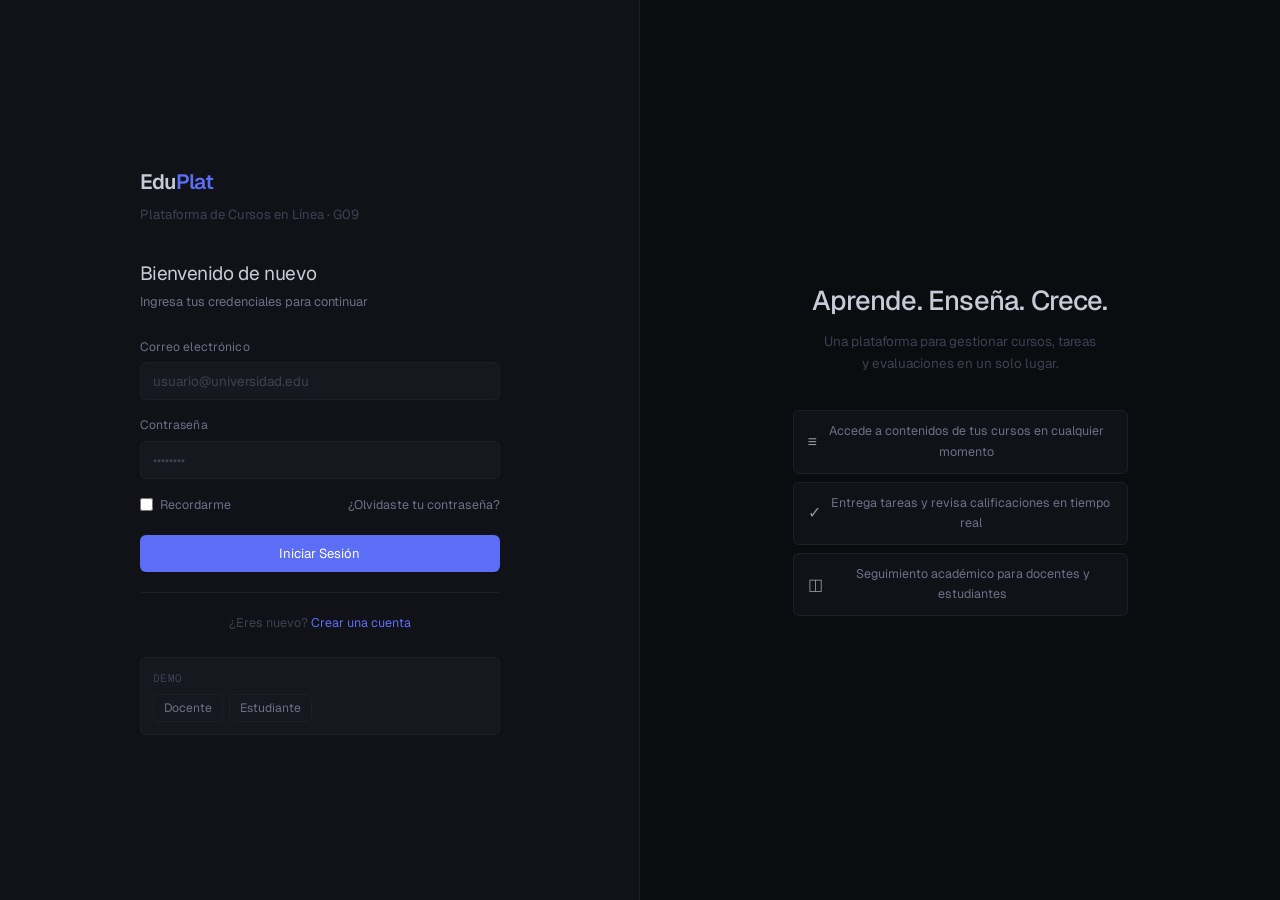
<file: index.html>
<!DOCTYPE html>
<html lang="es">
<head>
  <meta charset="UTF-8" />
  <meta name="viewport" content="width=device-width, initial-scale=1.0" />
  <title>EduPlat — Iniciar Sesión</title>
  <link rel="stylesheet" href="CSS/styles.css" />
</head>
<body>
  <div class="login-page">

    <div class="login-left">
      <div class="login-box fade-in">
        <div class="login-logo">Edu<em>Plat</em></div>
        <p class="login-tagline">Plataforma de Cursos en Línea · G09</p>

        <h2 style="margin-bottom:5px;font-size:1.2rem;font-weight:400;">Bienvenido de nuevo</h2>
        <p style="font-size:0.8rem;margin-bottom:26px;">Ingresa tus credenciales para continuar</p>

        <div class="form-group">
          <label class="form-label">Correo electrónico</label>
          <input class="form-control" type="email" placeholder="usuario@universidad.edu" />
        </div>
        <div class="form-group">
          <label class="form-label">Contraseña</label>
          <input class="form-control" type="password" placeholder="••••••••" />
        </div>

        <div style="display:flex;justify-content:space-between;align-items:center;margin-bottom:20px;">
          <label style="display:flex;align-items:center;gap:7px;font-size:0.78rem;color:var(--text-dim);cursor:pointer;">
            <input type="checkbox" style="accent-color:var(--accent);" />
            Recordarme
          </label>
          <a href="#" style="font-size:0.78rem;color:var(--text-dim);">¿Olvidaste tu contraseña?</a>
        </div>

        <a href="Dashboard.html">
          <button class="btn btn-primary" style="width:100%;justify-content:center;padding:10px;">
            Iniciar Sesión
          </button>
        </a>

        <div class="divider"></div>

        <p style="font-size:0.78rem;text-align:center;color:var(--text-muted);">
          ¿Eres nuevo? <a href="Registro.html">Crear una cuenta</a>
        </p>

        <div style="margin-top:24px;padding:12px;background:var(--surface2);border-radius:var(--radius-sm);border:1px solid var(--border);">
          <p style="font-size:0.68rem;color:var(--text-muted);margin-bottom:6px;font-family:var(--font-mono);letter-spacing:0.06em;">DEMO</p>
          <div style="display:flex;gap:6px;flex-wrap:wrap;">
            <a href="Dashboard.html"><button class="btn btn-ghost btn-sm">Docente</button></a>
            <a href="Dashboard.html"><button class="btn btn-ghost btn-sm">Estudiante</button></a>
          </div>
        </div>
      </div>
    </div>

    <div class="login-right">
      <div class="login-hero-text fade-in">
        <h2>Aprende. Enseña. Crece.</h2>
        <p>Una plataforma para gestionar cursos, tareas y evaluaciones en un solo lugar.</p>

        <div class="feature-list">
          <div class="feature-item">
            <span class="fi">≡</span>
            <p>Accede a contenidos de tus cursos en cualquier momento</p>
          </div>
          <div class="feature-item">
            <span class="fi">✓</span>
            <p>Entrega tareas y revisa calificaciones en tiempo real</p>
          </div>
          <div class="feature-item">
            <span class="fi">◫</span>
            <p>Seguimiento académico para docentes y estudiantes</p>
          </div>
        </div>
      </div>
    </div>

  </div>
</body>
</html>
</file>
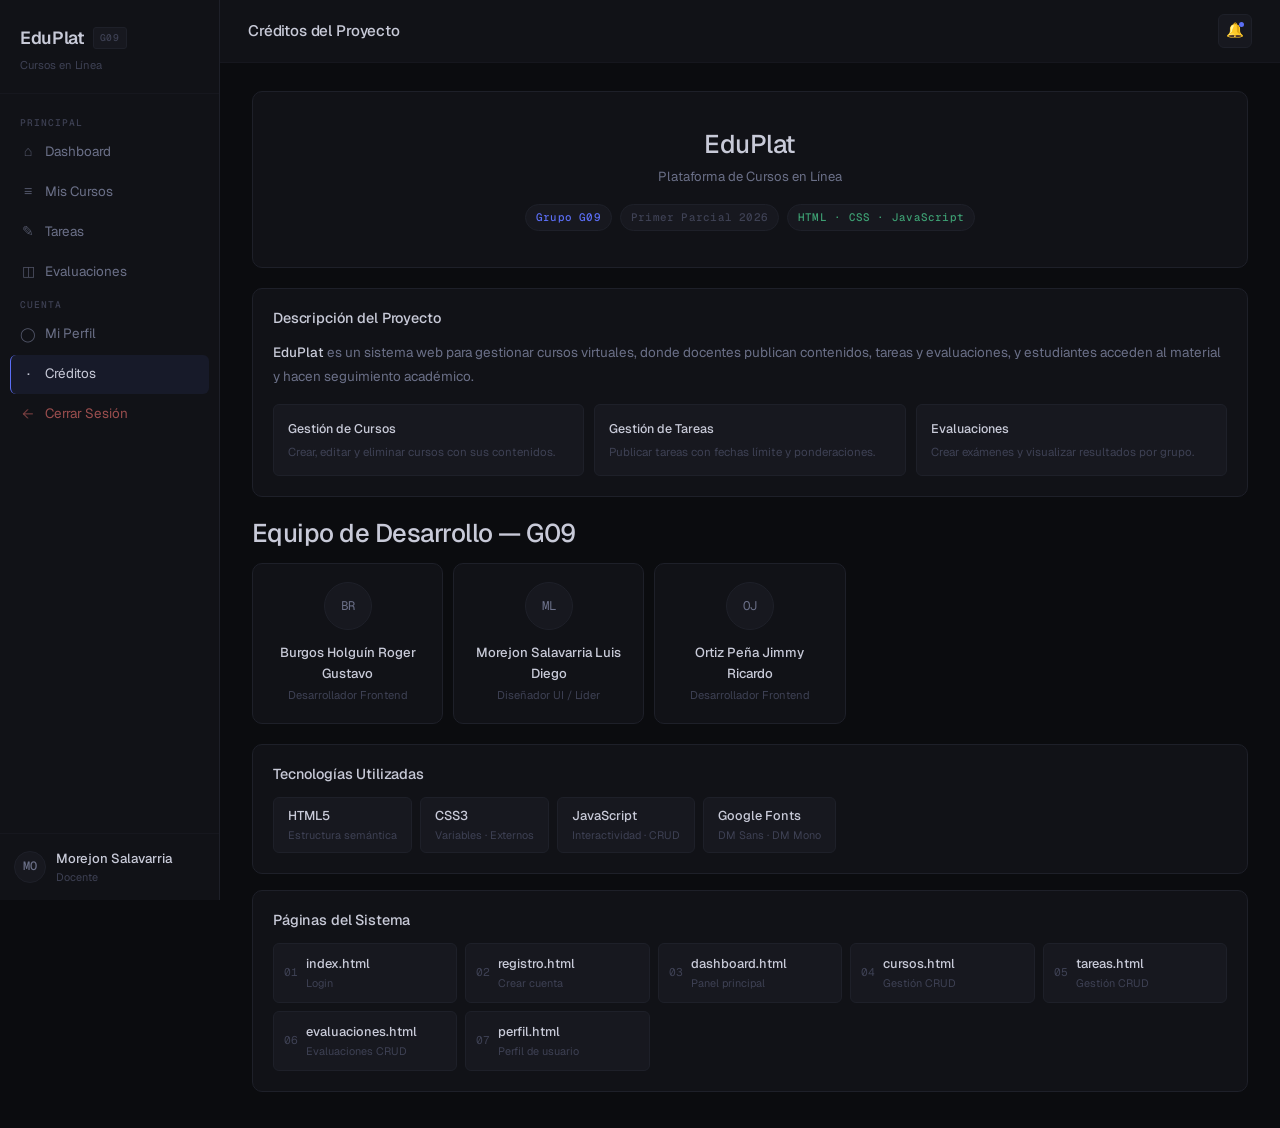
<file: Creditos.html>
<!DOCTYPE html>
<html lang="es">
<head>
  <meta charset="UTF-8" />
  <meta name="viewport" content="width=device-width, initial-scale=1.0" />
  <title>EduPlat — Créditos</title>
  <link rel="stylesheet" href="CSS/styles.css" />
  <style>
    .member-card {
      background: var(--surface);
      border: 1px solid var(--border);
      border-radius: var(--radius);
      padding: 18px;
      text-align: center;
      transition: border-color var(--transition);
    }
    .member-card:hover { border-color: #1e2022; }
    .member-avatar {
      width: 48px; height: 48px;
      border-radius: 50%;
      margin: 0 auto 12px;
      display: flex; align-items: center; justify-content: center;
      font-family: var(--font-mono);
      font-weight: 400;
      font-size: 0.78rem;
      color: var(--text-dim);
      background: var(--surface2);
      border: 1px solid var(--border);
    }
    .member-name { font-size: 0.82rem; font-weight: 500; margin-bottom: 3px; color: var(--text); }
    .member-role { font-size: 0.7rem; color: var(--text-muted); }
  </style>
</head>
<body>
<div class="app-layout">

  <aside class="sidebar">
    <div class="sidebar-logo">
      <div class="logo-mark">EduPlat <span>G09</span></div>
      <p>Cursos en Línea</p>
    </div>
    <nav class="sidebar-nav">
      <span class="nav-section-label">Principal</span>
      <a href="Dashboard.html" class="nav-item"><span class="icon">⌂</span> Dashboard</a>
      <a href="Cursos.html" class="nav-item"><span class="icon">≡</span> Mis Cursos</a>
      <a href="Tareas.html" class="nav-item"><span class="icon">✎</span> Tareas</a>
      <a href="Evaluaciones.html" class="nav-item"><span class="icon">◫</span> Evaluaciones</a>
      <span class="nav-section-label">Cuenta</span>
      <a href="Perfil.html" class="nav-item"><span class="icon">◯</span> Mi Perfil</a>
      <a href="Creditos.html" class="nav-item active"><span class="icon">·</span> Créditos</a>
      <a href="index.html" class="nav-item" style="color:var(--danger);"><span class="icon">←</span> Cerrar Sesión</a>
    </nav>
    <div class="sidebar-user">
      <div class="avatar">MO</div>
      <div class="sidebar-user-info">
        <div class="name">Morejon Salavarria</div>
        <div class="role">Docente</div>
      </div>
    </div>
  </aside>

  <main class="main-content">
    <div class="topbar">
      <span class="topbar-title">Créditos del Proyecto</span>
      <div class="topbar-actions">
        <div class="notif-btn">🔔<span class="notif-dot"></span></div>
      </div>
    </div>

    <div class="page-body">

      <div class="card fade-in" style="margin-bottom:20px;padding:36px 32px;text-align:center;">
        <h1 style="font-size:1.6rem;margin-bottom:6px;">EduPlat</h1>
        <p style="font-size:0.82rem;margin-bottom:16px;">Plataforma de Cursos en Línea</p>
        <div style="display:flex;justify-content:center;gap:8px;flex-wrap:wrap;">
          <span class="badge badge-blue" style="padding:4px 10px;">Grupo G09</span>
          <span class="badge badge-muted" style="padding:4px 10px;">Primer Parcial 2026</span>
          <span class="badge badge-green" style="padding:4px 10px;">HTML · CSS · JavaScript</span>
        </div>
      </div>

      <div class="card fade-in fade-in-1" style="margin-bottom:20px;">
        <h3 class="card-title" style="margin-bottom:14px;">Descripción del Proyecto</h3>
        <p style="line-height:1.75;font-size:0.84rem;">
          <strong style="color:var(--text);font-weight:500;">EduPlat</strong> es un sistema web para gestionar cursos virtuales, donde docentes publican contenidos, tareas y evaluaciones, y estudiantes acceden al material y hacen seguimiento académico.
        </p>
        <div style="margin-top:16px;display:grid;grid-template-columns:repeat(3,1fr);gap:10px;">
          <div style="background:var(--surface2);border:1px solid var(--border);border-radius:var(--radius-sm);padding:14px;">
            <div style="font-size:0.78rem;font-weight:500;margin-bottom:4px;color:var(--text);">Gestión de Cursos</div>
            <div style="font-size:0.72rem;color:var(--text-muted);">Crear, editar y eliminar cursos con sus contenidos.</div>
          </div>
          <div style="background:var(--surface2);border:1px solid var(--border);border-radius:var(--radius-sm);padding:14px;">
            <div style="font-size:0.78rem;font-weight:500;margin-bottom:4px;color:var(--text);">Gestión de Tareas</div>
            <div style="font-size:0.72rem;color:var(--text-muted);">Publicar tareas con fechas límite y ponderaciones.</div>
          </div>
          <div style="background:var(--surface2);border:1px solid var(--border);border-radius:var(--radius-sm);padding:14px;">
            <div style="font-size:0.78rem;font-weight:500;margin-bottom:4px;color:var(--text);">Evaluaciones</div>
            <div style="font-size:0.72rem;color:var(--text-muted);">Crear exámenes y visualizar resultados por grupo.</div>
          </div>
        </div>
      </div>

      <div class="fade-in fade-in-2">
        <div class="section-header" style="margin-bottom:14px;">
          <h2>Equipo de Desarrollo — G09</h2>
        </div>
        <div style="display:grid;grid-template-columns:repeat(auto-fill,minmax(160px,1fr));gap:10px;">
          <div class="member-card">
            <div class="member-avatar">BR</div>
            <div class="member-name">Burgos Holguín Roger Gustavo</div>
            <div class="member-role">Desarrollador Frontend</div>
          </div>
          <div class="member-card">
            <div class="member-avatar">ML</div>
            <div class="member-name">Morejon Salavarria Luis Diego</div>
            <div class="member-role">Diseñador UI / Líder</div>
          </div>
          <div class="member-card">
            <div class="member-avatar">OJ</div>
            <div class="member-name">Ortiz Peña Jimmy Ricardo</div>
            <div class="member-role">Desarrollador Frontend</div>
          </div>
        </div>
      </div>

      <div class="card fade-in" style="margin-top:20px;">
        <h3 class="card-title" style="margin-bottom:14px;">Tecnologías Utilizadas</h3>
        <div style="display:flex;flex-wrap:wrap;gap:8px;">
          <div style="background:var(--surface2);border:1px solid var(--border);border-radius:var(--radius-sm);padding:8px 14px;">
            <div style="font-size:0.8rem;font-weight:500;color:var(--text);">HTML5</div>
            <div style="font-size:0.68rem;color:var(--text-muted);">Estructura semántica</div>
          </div>
          <div style="background:var(--surface2);border:1px solid var(--border);border-radius:var(--radius-sm);padding:8px 14px;">
            <div style="font-size:0.8rem;font-weight:500;color:var(--text);">CSS3</div>
            <div style="font-size:0.68rem;color:var(--text-muted);">Variables · Externos</div>
          </div>
          <div style="background:var(--surface2);border:1px solid var(--border);border-radius:var(--radius-sm);padding:8px 14px;">
            <div style="font-size:0.8rem;font-weight:500;color:var(--text);">JavaScript</div>
            <div style="font-size:0.68rem;color:var(--text-muted);">Interactividad · CRUD</div>
          </div>
          <div style="background:var(--surface2);border:1px solid var(--border);border-radius:var(--radius-sm);padding:8px 14px;">
            <div style="font-size:0.8rem;font-weight:500;color:var(--text);">Google Fonts</div>
            <div style="font-size:0.68rem;color:var(--text-muted);">DM Sans · DM Mono</div>
          </div>
        </div>
      </div>

      <div class="card fade-in" style="margin-top:16px;margin-bottom:8px;">
        <h3 class="card-title" style="margin-bottom:14px;">Páginas del Sistema</h3>
        <div style="display:grid;grid-template-columns:repeat(auto-fill,minmax(180px,1fr));gap:8px;">
          <a href="index.html" style="display:flex;align-items:center;gap:8px;background:var(--surface2);border:1px solid var(--border);border-radius:var(--radius-sm);padding:10px;color:var(--text);transition:border-color 0.12s;" onmouseover="this.style.borderColor='#252830'" onmouseout="this.style.borderColor='var(--border)'">
            <span style="font-size:0.7rem;font-family:var(--font-mono);color:var(--text-muted);">01</span>
            <div><div style="font-size:0.8rem;font-weight:500;">index.html</div><div style="font-size:0.68rem;color:var(--text-muted);">Login</div></div>
          </a>
          <a href="Registro.html" style="display:flex;align-items:center;gap:8px;background:var(--surface2);border:1px solid var(--border);border-radius:var(--radius-sm);padding:10px;color:var(--text);transition:border-color 0.12s;" onmouseover="this.style.borderColor='#252830'" onmouseout="this.style.borderColor='var(--border)'">
            <span style="font-size:0.7rem;font-family:var(--font-mono);color:var(--text-muted);">02</span>
            <div><div style="font-size:0.8rem;font-weight:500;">registro.html</div><div style="font-size:0.68rem;color:var(--text-muted);">Crear cuenta</div></div>
          </a>
          <a href="Dashboard.html" style="display:flex;align-items:center;gap:8px;background:var(--surface2);border:1px solid var(--border);border-radius:var(--radius-sm);padding:10px;color:var(--text);transition:border-color 0.12s;" onmouseover="this.style.borderColor='#252830'" onmouseout="this.style.borderColor='var(--border)'">
            <span style="font-size:0.7rem;font-family:var(--font-mono);color:var(--text-muted);">03</span>
            <div><div style="font-size:0.8rem;font-weight:500;">dashboard.html</div><div style="font-size:0.68rem;color:var(--text-muted);">Panel principal</div></div>
          </a>
          <a href="Cursos.html" style="display:flex;align-items:center;gap:8px;background:var(--surface2);border:1px solid var(--border);border-radius:var(--radius-sm);padding:10px;color:var(--text);transition:border-color 0.12s;" onmouseover="this.style.borderColor='#252830'" onmouseout="this.style.borderColor='var(--border)'">
            <span style="font-size:0.7rem;font-family:var(--font-mono);color:var(--text-muted);">04</span>
            <div><div style="font-size:0.8rem;font-weight:500;">cursos.html</div><div style="font-size:0.68rem;color:var(--text-muted);">Gestión CRUD</div></div>
          </a>
          <a href="Tareas.html" style="display:flex;align-items:center;gap:8px;background:var(--surface2);border:1px solid var(--border);border-radius:var(--radius-sm);padding:10px;color:var(--text);transition:border-color 0.12s;" onmouseover="this.style.borderColor='#252830'" onmouseout="this.style.borderColor='var(--border)'">
            <span style="font-size:0.7rem;font-family:var(--font-mono);color:var(--text-muted);">05</span>
            <div><div style="font-size:0.8rem;font-weight:500;">tareas.html</div><div style="font-size:0.68rem;color:var(--text-muted);">Gestión CRUD</div></div>
          </a>
          <a href="Evaluaciones.html" style="display:flex;align-items:center;gap:8px;background:var(--surface2);border:1px solid var(--border);border-radius:var(--radius-sm);padding:10px;color:var(--text);transition:border-color 0.12s;" onmouseover="this.style.borderColor='#252830'" onmouseout="this.style.borderColor='var(--border)'">
            <span style="font-size:0.7rem;font-family:var(--font-mono);color:var(--text-muted);">06</span>
            <div><div style="font-size:0.8rem;font-weight:500;">evaluaciones.html</div><div style="font-size:0.68rem;color:var(--text-muted);">Evaluaciones CRUD</div></div>
          </a>
          <a href="Perfil.html" style="display:flex;align-items:center;gap:8px;background:var(--surface2);border:1px solid var(--border);border-radius:var(--radius-sm);padding:10px;color:var(--text);transition:border-color 0.12s;" onmouseover="this.style.borderColor='#252830'" onmouseout="this.style.borderColor='var(--border)'">
            <span style="font-size:0.7rem;font-family:var(--font-mono);color:var(--text-muted);">07</span>
            <div><div style="font-size:0.8rem;font-weight:500;">perfil.html</div><div style="font-size:0.68rem;color:var(--text-muted);">Perfil de usuario</div></div>
          </a>
        </div>
      </div>

    </div>
  </main>
</div>
</body>
</html>
</file>
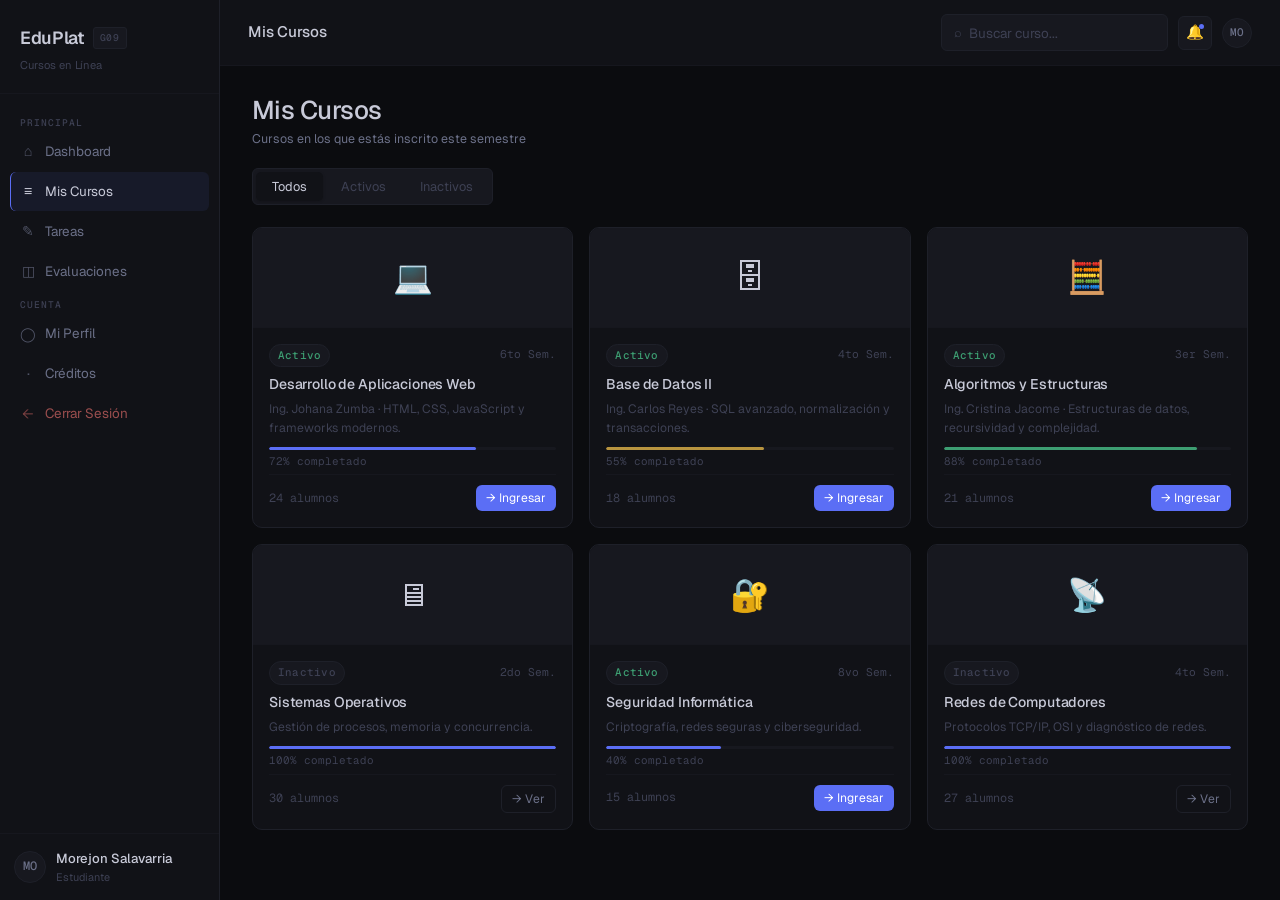
<file: Cursos.html>
<!DOCTYPE html>
<html lang="es">
<head>
  <meta charset="UTF-8" />
  <meta name="viewport" content="width=device-width, initial-scale=1.0" />
  <title>EduPlat — Mis Cursos</title>
  <link rel="stylesheet" href="CSS/styles.css" />
</head>
<body>
<div class="app-layout">

  <aside class="sidebar">
    <div class="sidebar-logo">
      <div class="logo-mark">EduPlat <span>G09</span></div>
      <p>Cursos en Línea</p>
    </div>
    <nav class="sidebar-nav">
      <span class="nav-section-label">Principal</span>
      <a href="Dashboard.html" class="nav-item"><span class="icon">⌂</span> Dashboard</a>
      <a href="Cursos.html" class="nav-item active"><span class="icon">≡</span> Mis Cursos</a>
      <a href="Tareas.html" class="nav-item"><span class="icon">✎</span> Tareas</a>
      <a href="Evaluaciones.html" class="nav-item"><span class="icon">◫</span> Evaluaciones</a>
      <span class="nav-section-label">Cuenta</span>
      <a href="Perfil.html" class="nav-item"><span class="icon">◯</span> Mi Perfil</a>
      <a href="Creditos.html" class="nav-item"><span class="icon">·</span> Créditos</a>
      <a href="index.html" class="nav-item" style="color:var(--danger);"><span class="icon">←</span> Cerrar Sesión</a>
    </nav>
    <div class="sidebar-user">
      <div class="avatar">MO</div>
      <div class="sidebar-user-info">
        <div class="name">Morejon Salavarria</div>
        <div class="role">Estudiante</div>
      </div>
    </div>
  </aside>

  <main class="main-content">
    <div class="topbar">
      <span class="topbar-title">Mis Cursos</span>
      <div class="topbar-actions">
        <div class="search-bar">
          <span class="search-icon">⌕</span>
          <input type="text" placeholder="Buscar curso..." />
        </div>
        <div class="notif-btn">🔔<span class="notif-dot"></span></div>
        <a href="Perfil.html"><div class="avatar" style="width:30px;height:30px;font-size:0.68rem;cursor:pointer;">MO</div></a>
      </div>
    </div>

    <div class="page-body">

      <div class="section-header fade-in">
        <div>
          <h2>Mis Cursos</h2>
          <p style="margin-top:3px;font-size:0.78rem;">Cursos en los que estás inscrito este semestre</p>
        </div>
      </div>

      <div class="tab-nav fade-in fade-in-1">
        <button class="tab-btn active" onclick="setTab(this,'todos')">Todos</button>
        <button class="tab-btn" onclick="setTab(this,'activos')">Activos</button>
        <button class="tab-btn" onclick="setTab(this,'inactivos')">Inactivos</button>
      </div>

      <div class="courses-grid fade-in fade-in-2" id="courses-grid">

        <div class="course-card">
          <div class="course-thumb">💻</div>
          <div class="course-body">
            <div class="course-meta">
              <span class="badge badge-green">Activo</span>
              <span style="font-size:0.7rem;color:var(--text-muted);font-family:var(--font-mono);">6to Sem.</span>
            </div>
            <div class="course-title">Desarrollo de Aplicaciones Web</div>
            <div class="course-desc">Ing. Johana Zumba · HTML, CSS, JavaScript y frameworks modernos.</div>
            <div style="margin:8px 0 4px;">
              <div class="progress-bar"><div class="progress-fill" style="width:72%"></div></div>
              <div style="font-size:0.68rem;color:var(--text-muted);margin-top:3px;font-family:var(--font-mono);">72% completado</div>
            </div>
            <div class="course-footer">
              <span>24 alumnos</span>
              <div style="display:flex;gap:5px;">
                <a href="CursosD.html"><button class="btn btn-primary btn-sm">→ Ingresar</button></a>
              </div>
            </div>
          </div>
        </div>

        <div class="course-card">
          <div class="course-thumb">🗄</div>
          <div class="course-body">
            <div class="course-meta">
              <span class="badge badge-green">Activo</span>
              <span style="font-size:0.7rem;color:var(--text-muted);font-family:var(--font-mono);">4to Sem.</span>
            </div>
            <div class="course-title">Base de Datos II</div>
            <div class="course-desc">Ing. Carlos Reyes · SQL avanzado, normalización y transacciones.</div>
            <div style="margin:8px 0 4px;">
              <div class="progress-bar"><div class="progress-fill gold" style="width:55%"></div></div>
              <div style="font-size:0.68rem;color:var(--text-muted);margin-top:3px;font-family:var(--font-mono);">55% completado</div>
            </div>
            <div class="course-footer">
              <span>18 alumnos</span>
              <div style="display:flex;gap:5px;">
                <a href="CursosD.html"><button class="btn btn-primary btn-sm">→ Ingresar</button></a>
              </div>
            </div>
          </div>
        </div>

        <div class="course-card">
          <div class="course-thumb">🧮</div>
          <div class="course-body">
            <div class="course-meta">
              <span class="badge badge-green">Activo</span>
              <span style="font-size:0.7rem;color:var(--text-muted);font-family:var(--font-mono);">3er Sem.</span>
            </div>
            <div class="course-title">Algoritmos y Estructuras</div>
            <div class="course-desc">Ing. Cristina Jacome · Estructuras de datos, recursividad y complejidad.</div>
            <div style="margin:8px 0 4px;">
              <div class="progress-bar"><div class="progress-fill green" style="width:88%"></div></div>
              <div style="font-size:0.68rem;color:var(--text-muted);margin-top:3px;font-family:var(--font-mono);">88% completado</div>
            </div>
            <div class="course-footer">
              <span>21 alumnos</span>
              <div style="display:flex;gap:5px;">
                <a href="CursosD.html"><button class="btn btn-primary btn-sm">→ Ingresar</button></a>
              </div>
            </div>
          </div>
        </div>

        <div class="course-card">
          <div class="course-thumb">🖥</div>
          <div class="course-body">
            <div class="course-meta">
              <span class="badge badge-muted">Inactivo</span>
              <span style="font-size:0.7rem;color:var(--text-muted);font-family:var(--font-mono);">2do Sem.</span>
            </div>
            <div class="course-title">Sistemas Operativos</div>
            <div class="course-desc">Gestión de procesos, memoria y concurrencia.</div>
            <div style="margin:8px 0 4px;">
              <div class="progress-bar"><div class="progress-fill" style="width:100%"></div></div>
              <div style="font-size:0.68rem;color:var(--text-muted);margin-top:3px;font-family:var(--font-mono);">100% completado</div>
            </div>
            <div class="course-footer">
              <span>30 alumnos</span>
              <div style="display:flex;gap:5px;">
                <a href="CursosD.html"><button class="btn btn-ghost btn-sm">→ Ver</button></a>
              </div>
            </div>
          </div>
        </div>

        <div class="course-card">
          <div class="course-thumb">🔐</div>
          <div class="course-body">
            <div class="course-meta">
              <span class="badge badge-green">Activo</span>
              <span style="font-size:0.7rem;color:var(--text-muted);font-family:var(--font-mono);">8vo Sem.</span>
            </div>
            <div class="course-title">Seguridad Informática</div>
            <div class="course-desc">Criptografía, redes seguras y ciberseguridad.</div>
            <div style="margin:8px 0 4px;">
              <div class="progress-bar"><div class="progress-fill" style="width:40%"></div></div>
              <div style="font-size:0.68rem;color:var(--text-muted);margin-top:3px;font-family:var(--font-mono);">40% completado</div>
            </div>
            <div class="course-footer">
              <span>15 alumnos</span>
              <div style="display:flex;gap:5px;">
                <a href="CursosD.html"><button class="btn btn-primary btn-sm">→ Ingresar</button></a>
              </div>
            </div>
          </div>
        </div>

        <div class="course-card">
          <div class="course-thumb">📡</div>
          <div class="course-body">
            <div class="course-meta">
              <span class="badge badge-muted">Inactivo</span>
              <span style="font-size:0.7rem;color:var(--text-muted);font-family:var(--font-mono);">4to Sem.</span>
            </div>
            <div class="course-title">Redes de Computadores</div>
            <div class="course-desc">Protocolos TCP/IP, OSI y diagnóstico de redes.</div>
            <div style="margin:8px 0 4px;">
              <div class="progress-bar"><div class="progress-fill" style="width:100%"></div></div>
              <div style="font-size:0.68rem;color:var(--text-muted);margin-top:3px;font-family:var(--font-mono);">100% completado</div>
            </div>
            <div class="course-footer">
              <span>27 alumnos</span>
              <div style="display:flex;gap:5px;">
                <a href="CursosD.html"><button class="btn btn-ghost btn-sm">→ Ver</button></a>
              </div>
            </div>
          </div>
        </div>

      </div>
    </div>
  </main>
</div>

<script>
  function setTab(btn, tipo) {
    document.querySelectorAll('.tab-btn').forEach(b => b.classList.remove('active'));
    btn.classList.add('active');
  }
</script>
</body>
</html>
</file>
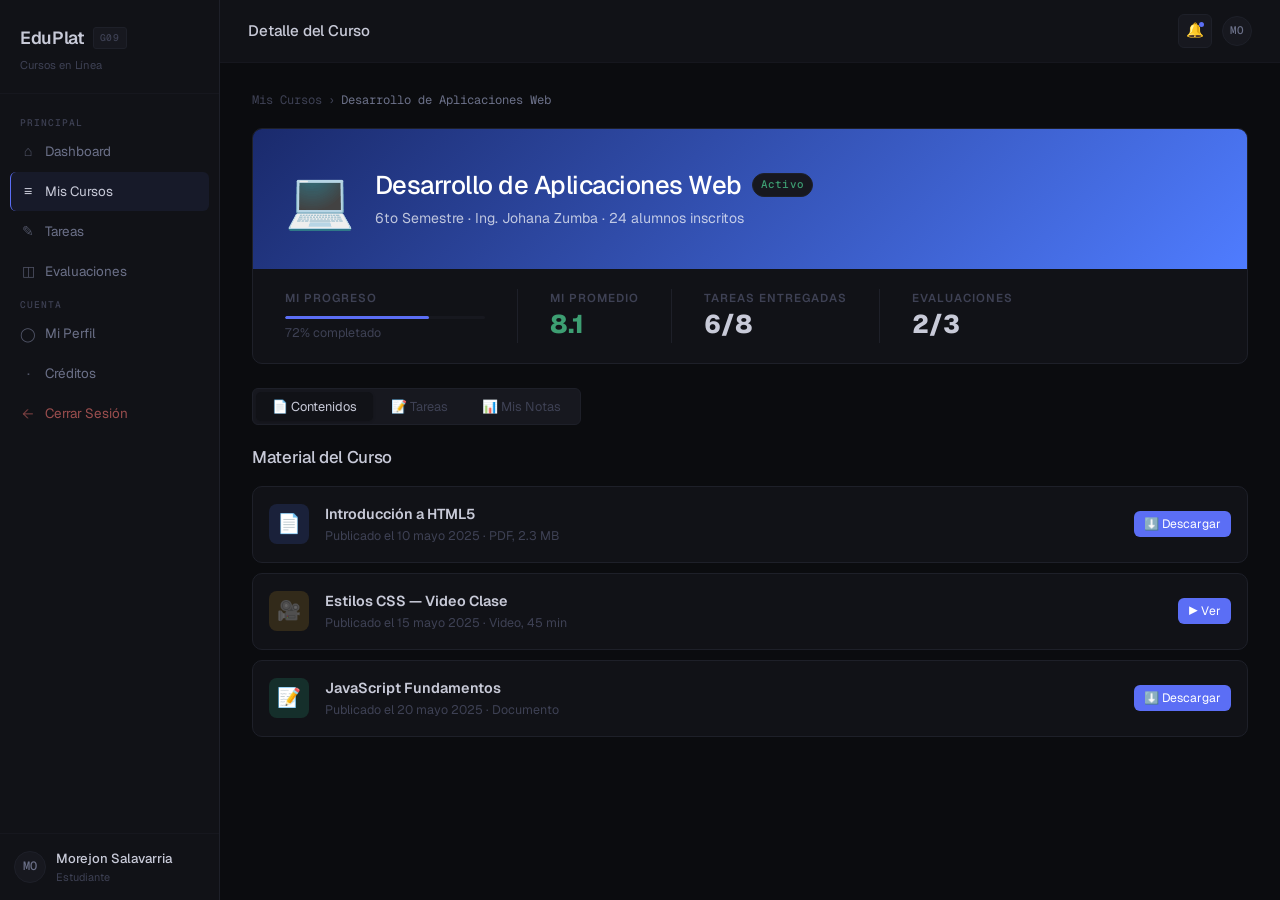
<file: CursosD.html>
<!DOCTYPE html>
<html lang="es">
<head>
  <meta charset="UTF-8" />
  <meta name="viewport" content="width=device-width, initial-scale=1.0" />
  <title>EduPlat — Detalle del Curso</title>
  <link rel="stylesheet" href="CSS/styles.css" />
</head>
<body>
<div class="app-layout">

  <aside class="sidebar">
    <div class="sidebar-logo">
      <div class="logo-mark">EduPlat <span>G09</span></div>
      <p>Cursos en Línea</p>
    </div>
    <nav class="sidebar-nav">
      <span class="nav-section-label">Principal</span>
      <a href="Dashboard.html" class="nav-item"><span class="icon">⌂</span> Dashboard</a>
      <a href="Cursos.html" class="nav-item active"><span class="icon">≡</span> Mis Cursos</a>
      <a href="Tareas.html" class="nav-item"><span class="icon">✎</span> Tareas</a>
      <a href="Evaluaciones.html" class="nav-item"><span class="icon">◫</span> Evaluaciones</a>
      <span class="nav-section-label">Cuenta</span>
      <a href="Perfil.html" class="nav-item"><span class="icon">◯</span> Mi Perfil</a>
      <a href="Creditos.html" class="nav-item"><span class="icon">·</span> Créditos</a>
      <a href="index.html" class="nav-item" style="color:var(--danger);"><span class="icon">←</span> Cerrar Sesión</a>
    </nav>
    <div class="sidebar-user">
      <div class="avatar">MO</div>
      <div class="sidebar-user-info">
        <div class="name">Morejon Salavarria</div>
        <div class="role">Estudiante</div>
      </div>
    </div>
  </aside>

  <main class="main-content">
    <div class="topbar">
      <span class="topbar-title">Detalle del Curso</span>
      <div class="topbar-actions">
        <div class="notif-btn">🔔<span class="notif-dot"></span></div>
        <a href="Perfil.html"><div class="avatar" style="width:30px;height:30px;font-size:0.68rem;cursor:pointer;">MO</div></a>
      </div>
    </div>

    <div class="page-body">

      <div class="breadcrumb fade-in">
        <a href="Cursos.html">Mis Cursos</a>
        <span>›</span>
        <span class="current">Desarrollo de Aplicaciones Web</span>
      </div>

      <!-- Course Header -->
      <div class="card fade-in" style="margin-bottom:24px; padding:0; overflow:hidden;">
        <div style="height:140px; background:linear-gradient(135deg,#1a2a6c,#4f7cff); display:flex; align-items:center; padding:32px; gap:20px; position:relative;">
          <div style="font-size:3.5rem; z-index:1;">💻</div>
          <div style="z-index:1;">
            <div style="display:flex;align-items:center;gap:10px;margin-bottom:6px;">
              <h1 style="font-size:1.6rem; color:#fff;">Desarrollo de Aplicaciones Web</h1>
              <span class="badge badge-green">Activo</span>
            </div>
            <p style="color:rgba(255,255,255,0.7); font-size:0.88rem;">6to Semestre · Ing. Johana Zumba · 24 alumnos inscritos</p>
          </div>
        </div>
        <div style="padding:20px 32px; display:flex; gap:32px;">
          <div>
            <div style="font-size:0.72rem;text-transform:uppercase;letter-spacing:1px;color:var(--text-muted);font-weight:600;">Mi progreso</div>
            <div class="progress-bar" style="width:200px;margin-top:8px;"><div class="progress-fill" style="width:72%"></div></div>
            <div style="font-size:0.78rem;color:var(--text-muted);margin-top:4px;">72% completado</div>
          </div>
          <div style="border-left:1px solid var(--border);padding-left:32px;">
            <div style="font-size:0.72rem;text-transform:uppercase;letter-spacing:1px;color:var(--text-muted);font-weight:600;">Mi promedio</div>
            <div style="font-size:1.6rem;font-family:var(--font-head);font-weight:800;color:var(--success);line-height:1;margin-top:4px;">8.1</div>
          </div>
          <div style="border-left:1px solid var(--border);padding-left:32px;">
            <div style="font-size:0.72rem;text-transform:uppercase;letter-spacing:1px;color:var(--text-muted);font-weight:600;">Tareas entregadas</div>
            <div style="font-size:1.6rem;font-family:var(--font-head);font-weight:800;color:var(--text);line-height:1;margin-top:4px;">6/8</div>
          </div>
          <div style="border-left:1px solid var(--border);padding-left:32px;">
            <div style="font-size:0.72rem;text-transform:uppercase;letter-spacing:1px;color:var(--text-muted);font-weight:600;">Evaluaciones</div>
            <div style="font-size:1.6rem;font-family:var(--font-head);font-weight:800;color:var(--text);line-height:1;margin-top:4px;">2/3</div>
          </div>
        </div>
      </div>

      <div class="tab-nav fade-in fade-in-1" id="detalle-tabs">
        <button class="tab-btn active" onclick="showTab('contenidos')">📄 Contenidos</button>
        <button class="tab-btn" onclick="showTab('tareas')">📝 Tareas</button>
        <button class="tab-btn" onclick="showTab('notas')">📊 Mis Notas</button>
      </div>

      <!-- Tab: Contenidos -->
      <div id="tab-contenidos" class="fade-in fade-in-2">
        <div class="section-header">
          <h3>Material del Curso</h3>
        </div>
        <div style="display:flex; flex-direction:column; gap:10px;">
          <div class="card card-sm" style="display:flex;align-items:center;gap:16px;padding:16px;">
            <div style="width:40px;height:40px;border-radius:8px;background:rgba(79,124,255,0.15);display:flex;align-items:center;justify-content:center;font-size:1.2rem;flex-shrink:0;">📄</div>
            <div style="flex:1;">
              <div style="font-weight:600;font-size:0.9rem;color:var(--text);">Introducción a HTML5</div>
              <div style="font-size:0.78rem;color:var(--text-muted);">Publicado el 10 mayo 2025 · PDF, 2.3 MB</div>
            </div>
            <div style="display:flex;gap:6px;">
              <button class="btn btn-primary btn-sm">⬇️ Descargar</button>
            </div>
          </div>
          <div class="card card-sm" style="display:flex;align-items:center;gap:16px;padding:16px;">
            <div style="width:40px;height:40px;border-radius:8px;background:rgba(240,180,41,0.15);display:flex;align-items:center;justify-content:center;font-size:1.2rem;flex-shrink:0;">🎥</div>
            <div style="flex:1;">
              <div style="font-weight:600;font-size:0.9rem;color:var(--text);">Estilos CSS — Video Clase</div>
              <div style="font-size:0.78rem;color:var(--text-muted);">Publicado el 15 mayo 2025 · Video, 45 min</div>
            </div>
            <div style="display:flex;gap:6px;">
              <button class="btn btn-primary btn-sm">▶️ Ver</button>
            </div>
          </div>
          <div class="card card-sm" style="display:flex;align-items:center;gap:16px;padding:16px;">
            <div style="width:40px;height:40px;border-radius:8px;background:rgba(52,211,153,0.15);display:flex;align-items:center;justify-content:center;font-size:1.2rem;flex-shrink:0;">📝</div>
            <div style="flex:1;">
              <div style="font-weight:600;font-size:0.9rem;color:var(--text);">JavaScript Fundamentos</div>
              <div style="font-size:0.78rem;color:var(--text-muted);">Publicado el 20 mayo 2025 · Documento</div>
            </div>
            <div style="display:flex;gap:6px;">
              <button class="btn btn-primary btn-sm">⬇️ Descargar</button>
            </div>
          </div>
        </div>
      </div>

      <!-- Tab: Tareas -->
      <div id="tab-tareas" style="display:none;" class="fade-in">
        <div class="section-header">
          <h3>Tareas del Curso</h3>
        </div>
        <div class="card" style="padding:0;">
          <div class="table-wrapper">
            <table>
              <thead>
                <tr>
                  <th>Tarea</th>
                  <th>Fecha Límite</th>
                  <th>Mi Nota</th>
                  <th>Estado</th>
                  <th>Acciones</th>
                </tr>
              </thead>
              <tbody>
                <tr>
                  <td class="td-main">Práctica HTML/CSS</td>
                  <td>21 mayo 2025</td>
                  <td><span style="color:var(--text-muted);">—</span></td>
                  <td><span class="badge badge-gold">Pendiente</span></td>
                  <td><div class="table-actions">
                    <button class="btn btn-primary btn-sm" onclick="abrirModal('modal-entregar')">📤 Entregar</button>
                  </div></td>
                </tr>
                <tr>
                  <td class="td-main">Formularios y Validación</td>
                  <td>28 mayo 2025</td>
                  <td><span style="color:var(--text-muted);">—</span></td>
                  <td><span class="badge badge-blue">Abierta</span></td>
                  <td><div class="table-actions">
                    <button class="btn btn-primary btn-sm" onclick="abrirModal('modal-entregar')">📤 Entregar</button>
                  </div></td>
                </tr>
                <tr>
                  <td class="td-main">JavaScript DOM</td>
                  <td>14 mayo 2025</td>
                  <td><strong style="color:var(--success);">9.0</strong></td>
                  <td><span class="badge badge-green">Calificada</span></td>
                  <td><div class="table-actions">
                    <button class="btn btn-ghost btn-sm" onclick="abrirModal('modal-ver-nota')">👁️ Ver</button>
                  </div></td>
                </tr>
              </tbody>
            </table>
          </div>
        </div>
      </div>

      <!-- Tab: Mis Notas -->
      <div id="tab-notas" style="display:none;" class="fade-in">
        <div class="section-header">
          <h3>Mis Notas</h3>
        </div>
        <div class="card" style="padding:0;">
          <div class="table-wrapper">
            <table>
              <thead>
                <tr>
                  <th>Evaluación / Tarea</th>
                  <th>Tipo</th>
                  <th>Ponderación</th>
                  <th>Mi Nota</th>
                  <th>Estado</th>
                </tr>
              </thead>
              <tbody>
                <tr>
                  <td class="td-main">Parcial 1 — Fundamentos Web</td>
                  <td><span class="badge badge-blue">Examen</span></td>
                  <td>30%</td>
                  <td><strong style="color:var(--success);">8.0</strong></td>
                  <td><span class="badge badge-green">Aprobado</span></td>
                </tr>
                <tr>
                  <td class="td-main">Quiz — CSS Layouts</td>
                  <td><span class="badge badge-muted">Quiz</span></td>
                  <td>10%</td>
                  <td><strong style="color:var(--success);">8.0</strong></td>
                  <td><span class="badge badge-green">Aprobado</span></td>
                </tr>
                <tr>
                  <td class="td-main">JavaScript DOM</td>
                  <td><span class="badge badge-muted">Tarea</span></td>
                  <td>10%</td>
                  <td><strong style="color:var(--success);">9.0</strong></td>
                  <td><span class="badge badge-green">Calificada</span></td>
                </tr>
                <tr>
                  <td class="td-main">Parcial 2 — JavaScript</td>
                  <td><span class="badge badge-blue">Examen</span></td>
                  <td>30%</td>
                  <td><span style="color:var(--text-muted);">Pendiente</span></td>
                  <td><span class="badge badge-gold">Próximo</span></td>
                </tr>
              </tbody>
            </table>
          </div>
        </div>
        <div style="margin-top:12px;padding:14px 18px;background:var(--surface2);border:1px solid var(--border);border-radius:var(--radius-sm);display:flex;align-items:center;justify-content:space-between;">
          <span style="font-size:0.82rem;color:var(--text-muted);">Promedio actual del curso</span>
          <span style="font-size:1.3rem;font-weight:800;font-family:var(--font-head);color:var(--success);">8.1</span>
        </div>
      </div>

    </div>
  </main>
</div>

<!-- MODAL: Entregar Tarea -->
<div class="modal-overlay" id="modal-entregar">
  <div class="modal">
    <div class="modal-header">
      <div><h3>Entregar Tarea</h3><p style="font-size:0.82rem;margin-top:2px;">Práctica HTML/CSS · Desarrollo de Aplicaciones Web</p></div>
      <button class="modal-close" onclick="cerrarModal('modal-entregar')">✕</button>
    </div>
    <div class="form-group">
      <label class="form-label">Comentario (opcional)</label>
      <textarea class="form-control" placeholder="Agrega una nota para tu docente..."></textarea>
    </div>
    <div class="form-group">
      <label class="form-label">Enlace de entrega (URL o repositorio)</label>
      <input class="form-control" type="url" placeholder="https://github.com/tu-usuario/practica-html" />
    </div>
    <div class="form-group">
      <label class="form-label">Archivo adjunto</label>
      <input class="form-control" type="file" />
    </div>
    <div class="form-actions">
      <button class="btn btn-ghost" onclick="cerrarModal('modal-entregar')">Cancelar</button>
      <button class="btn btn-primary" onclick="cerrarModal('modal-entregar')">✅ Confirmar Entrega</button>
    </div>
  </div>
</div>

<!-- MODAL: Ver Nota -->
<div class="modal-overlay" id="modal-ver-nota">
  <div class="modal" style="max-width:420px;">
    <div class="modal-header">
      <div><h3>JavaScript DOM</h3><span class="badge badge-green">Calificada</span></div>
      <button class="modal-close" onclick="cerrarModal('modal-ver-nota')">✕</button>
    </div>
    <div style="text-align:center;padding:20px 0;">
      <div style="font-size:3rem;font-weight:800;font-family:var(--font-head);color:var(--success);">9.0</div>
      <div style="font-size:0.82rem;color:var(--text-muted);margin-top:4px;">Tu calificación · Ponderación 10%</div>
    </div>
    <div style="background:var(--surface2);border-radius:var(--radius-sm);padding:14px;margin-bottom:16px;">
      <div style="font-size:0.72rem;color:var(--text-muted);font-weight:600;text-transform:uppercase;margin-bottom:6px;">Retroalimentación</div>
      <div style="font-size:0.85rem;color:var(--text-dim);line-height:1.6;">Excelente manejo del DOM. Buena estructura del código y uso correcto de eventos.</div>
    </div>
    <div class="form-actions">
      <button class="btn btn-ghost" onclick="cerrarModal('modal-ver-nota')">Cerrar</button>
    </div>
  </div>
</div>

<!-- MODAL: Eliminar (kept for compatibility but unused in student view) -->
<div class="modal-overlay" id="modal-eliminar">
  <div class="modal" style="max-width:400px;text-align:center;">
    <h3 style="margin-bottom:8px;">¿Eliminar este elemento?</h3>
    <p style="font-size:0.88rem;margin-bottom:24px;">Esta acción no se puede deshacer.</p>
    <div style="display:flex;gap:12px;justify-content:center;">
      <button class="btn btn-ghost" onclick="cerrarModal('modal-eliminar')">Cancelar</button>
      <button class="btn btn-danger" onclick="cerrarModal('modal-eliminar')">Eliminar</button>
    </div>
  </div>
</div>

<script>
  function abrirModal(id) { document.getElementById(id).classList.add('open'); }
  function cerrarModal(id) { document.getElementById(id).classList.remove('open'); }
  document.querySelectorAll('.modal-overlay').forEach(o => {
    o.addEventListener('click', function(e){ if(e.target===this) this.classList.remove('open'); });
  });

  const tabs = { contenidos: 'tab-contenidos', tareas: 'tab-tareas', notas: 'tab-notas' };
  function showTab(name) {
    Object.values(tabs).forEach(id => document.getElementById(id).style.display = 'none');
    document.getElementById(tabs[name]).style.display = 'block';
    document.querySelectorAll('#detalle-tabs .tab-btn').forEach(b => {
      b.classList.toggle('active', b.getAttribute('onclick').includes(name));
    });
  }
</script>
</body>
</html>
</file>
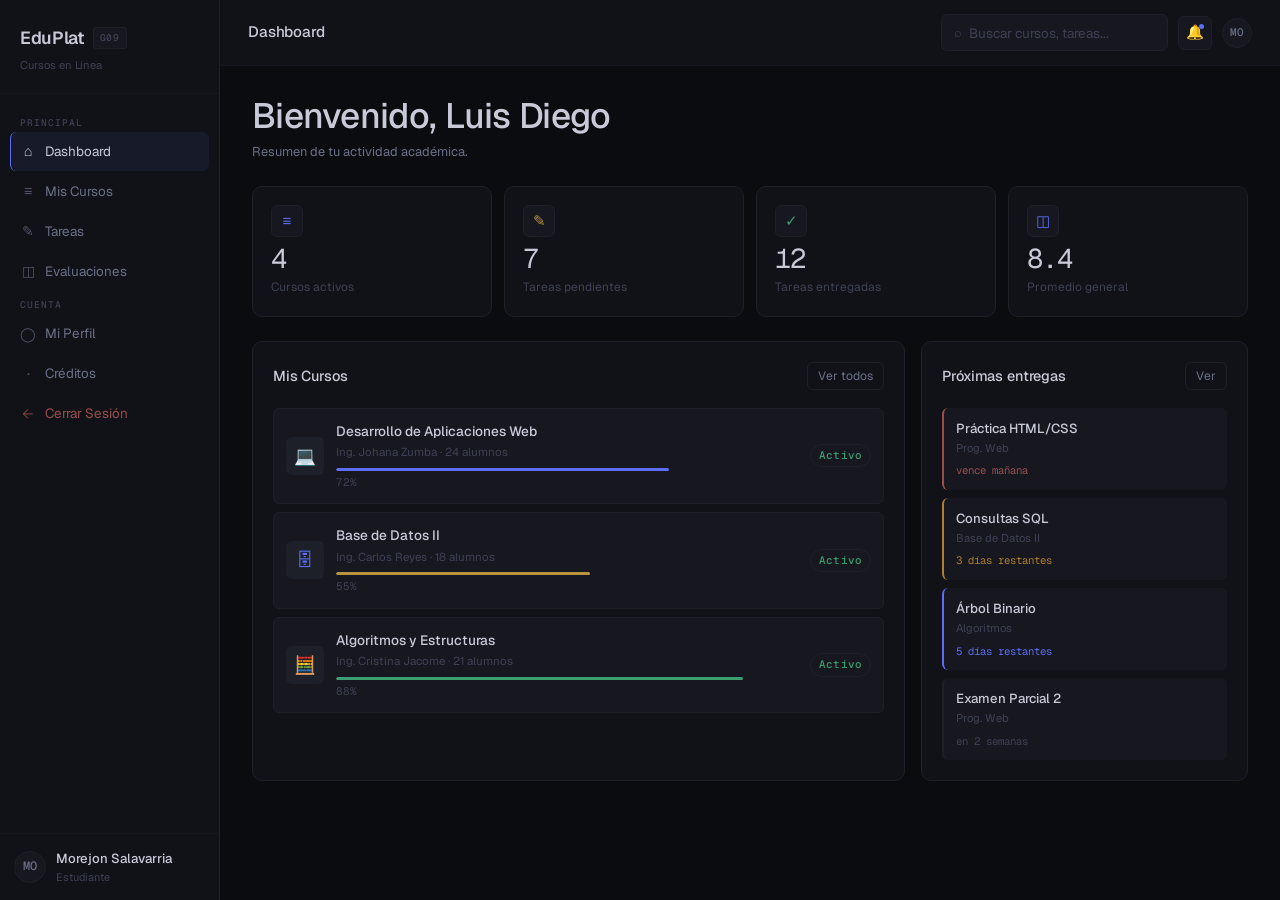
<file: Dashboard.html>
<!DOCTYPE html>
<html lang="es">
<head>
  <meta charset="UTF-8" />
  <meta name="viewport" content="width=device-width, initial-scale=1.0" />
  <title>EduPlat — Dashboard</title>
  <link rel="stylesheet" href="CSS/styles.css" />
</head>
<body>
<div class="app-layout">

  <aside class="sidebar">
    <div class="sidebar-logo">
      <div class="logo-mark">EduPlat <span>G09</span></div>
      <p>Cursos en Línea</p>
    </div>
    <nav class="sidebar-nav">
      <span class="nav-section-label">Principal</span>
      <a href="Dashboard.html" class="nav-item active"><span class="icon">⌂</span> Dashboard</a>
      <a href="Cursos.html" class="nav-item"><span class="icon">≡</span> Mis Cursos</a>
      <a href="Tareas.html" class="nav-item"><span class="icon">✎</span> Tareas</a>
      <a href="Evaluaciones.html" class="nav-item"><span class="icon">◫</span> Evaluaciones</a>
      <span class="nav-section-label">Cuenta</span>
      <a href="Perfil.html" class="nav-item"><span class="icon">◯</span> Mi Perfil</a>
      <a href="Creditos.html" class="nav-item"><span class="icon">·</span> Créditos</a>
      <a href="index.html" class="nav-item" style="color:var(--danger);"><span class="icon">←</span> Cerrar Sesión</a>
    </nav>
    <div class="sidebar-user">
      <div class="avatar">MO</div>
      <div class="sidebar-user-info">
        <div class="name">Morejon Salavarria</div>
        <div class="role">Estudiante</div>
      </div>
    </div>
  </aside>

  <main class="main-content">
    <div class="topbar">
      <span class="topbar-title">Dashboard</span>
      <div class="topbar-actions">
        <div class="search-bar">
          <span class="search-icon">⌕</span>
          <input type="text" placeholder="Buscar cursos, tareas..." />
        </div>
        <div class="notif-btn">🔔<span class="notif-dot"></span></div>
        <a href="Perfil.html"><div class="avatar" style="width:30px;height:30px;font-size:0.68rem;cursor:pointer;">MO</div></a>
      </div>
    </div>

    <div class="page-body">

      <div class="fade-in" style="margin-bottom:24px;">
        <h1>Bienvenido, Luis Diego</h1>
        <p style="margin-top:3px;font-size:0.8rem;">Resumen de tu actividad académica.</p>
      </div>

      <div class="stats-grid fade-in fade-in-1">
        <div class="stat-card">
          <div class="stat-icon blue">≡</div>
          <div class="stat-value">4</div>
          <div class="stat-label">Cursos activos</div>
        </div>
        <div class="stat-card">
          <div class="stat-icon gold">✎</div>
          <div class="stat-value">7</div>
          <div class="stat-label">Tareas pendientes</div>
        </div>
        <div class="stat-card">
          <div class="stat-icon green">✓</div>
          <div class="stat-value">12</div>
          <div class="stat-label">Tareas entregadas</div>
        </div>
        <div class="stat-card">
          <div class="stat-icon blue">◫</div>
          <div class="stat-value">8.4</div>
          <div class="stat-label">Promedio general</div>
        </div>
      </div>

      <div style="display:grid; grid-template-columns:2fr 1fr; gap:16px;">

        <div class="card fade-in fade-in-2">
          <div class="card-header">
            <h3 class="card-title">Mis Cursos</h3>
            <a href="Cursos.html"><button class="btn btn-ghost btn-sm">Ver todos</button></a>
          </div>
          <div style="display:flex; flex-direction:column; gap:8px;">

            <a href="CursosD.html" style="display:block;">
              <div style="display:flex;align-items:center;gap:12px;padding:12px;background:var(--surface2);border-radius:var(--radius-sm);border:1px solid var(--border);transition:border-color 0.12s;" onmouseover="this.style.borderColor='#252830'" onmouseout="this.style.borderColor='var(--border)'">
                <div style="width:38px;height:38px;border-radius:var(--radius-sm);background:var(--border);display:flex;align-items:center;justify-content:center;font-size:1.1rem;flex-shrink:0;">💻</div>
                <div style="flex:1;">
                  <div style="font-weight:500;font-size:0.85rem;color:var(--text);">Desarrollo de Aplicaciones Web</div>
                  <div style="font-size:0.72rem;color:var(--text-muted);margin-top:1px;">Ing. Johana Zumba · 24 alumnos</div>
                  <div class="progress-bar" style="margin-top:6px;"><div class="progress-fill" style="width:72%"></div></div>
                  <div style="font-size:0.68rem;color:var(--text-muted);margin-top:3px;font-family:var(--font-mono);">72%</div>
                </div>
                <span class="badge badge-green">Activo</span>
              </div>
            </a>

            <a href="CursosD.html" style="display:block;">
              <div style="display:flex;align-items:center;gap:12px;padding:12px;background:var(--surface2);border-radius:var(--radius-sm);border:1px solid var(--border);transition:border-color 0.12s;" onmouseover="this.style.borderColor='#252830'" onmouseout="this.style.borderColor='var(--border)'">
                <div style="width:38px;height:38px;border-radius:var(--radius-sm);background:var(--border);display:flex;align-items:center;justify-content:center;font-size:1.1rem;flex-shrink:0;">🗄</div>
                <div style="flex:1;">
                  <div style="font-weight:500;font-size:0.85rem;color:var(--text);">Base de Datos II</div>
                  <div style="font-size:0.72rem;color:var(--text-muted);margin-top:1px;">Ing. Carlos Reyes · 18 alumnos</div>
                  <div class="progress-bar" style="margin-top:6px;"><div class="progress-fill gold" style="width:55%"></div></div>
                  <div style="font-size:0.68rem;color:var(--text-muted);margin-top:3px;font-family:var(--font-mono);">55%</div>
                </div>
                <span class="badge badge-green">Activo</span>
              </div>
            </a>

            <a href="CursosD.html" style="display:block;">
              <div style="display:flex;align-items:center;gap:12px;padding:12px;background:var(--surface2);border-radius:var(--radius-sm);border:1px solid var(--border);transition:border-color 0.12s;" onmouseover="this.style.borderColor='#252830'" onmouseout="this.style.borderColor='var(--border)'">
                <div style="width:38px;height:38px;border-radius:var(--radius-sm);background:var(--border);display:flex;align-items:center;justify-content:center;font-size:1.1rem;flex-shrink:0;">🧮</div>
                <div style="flex:1;">
                  <div style="font-weight:500;font-size:0.85rem;color:var(--text);">Algoritmos y Estructuras</div>
                  <div style="font-size:0.72rem;color:var(--text-muted);margin-top:1px;">Ing. Cristina Jacome · 21 alumnos</div>
                  <div class="progress-bar" style="margin-top:6px;"><div class="progress-fill green" style="width:88%"></div></div>
                  <div style="font-size:0.68rem;color:var(--text-muted);margin-top:3px;font-family:var(--font-mono);">88%</div>
                </div>
                <span class="badge badge-green">Activo</span>
              </div>
            </a>

          </div>
        </div>

        <div class="card fade-in fade-in-3">
          <div class="card-header">
            <h3 class="card-title">Próximas entregas</h3>
            <a href="Tareas.html"><button class="btn btn-ghost btn-sm">Ver</button></a>
          </div>
          <div style="display:flex; flex-direction:column; gap:8px;">
            <div style="padding:10px 12px;background:var(--surface2);border-radius:var(--radius-sm);border-left:2px solid var(--danger);">
              <div style="font-size:0.82rem;font-weight:500;color:var(--text);">Práctica HTML/CSS</div>
              <div style="font-size:0.7rem;color:var(--text-muted);margin-top:1px;">Prog. Web</div>
              <div style="font-size:0.67rem;color:var(--danger);margin-top:5px;font-family:var(--font-mono);">vence mañana</div>
            </div>
            <div style="padding:10px 12px;background:var(--surface2);border-radius:var(--radius-sm);border-left:2px solid var(--warning);">
              <div style="font-size:0.82rem;font-weight:500;color:var(--text);">Consultas SQL</div>
              <div style="font-size:0.7rem;color:var(--text-muted);margin-top:1px;">Base de Datos II</div>
              <div style="font-size:0.67rem;color:var(--warning);margin-top:5px;font-family:var(--font-mono);">3 días restantes</div>
            </div>
            <div style="padding:10px 12px;background:var(--surface2);border-radius:var(--radius-sm);border-left:2px solid var(--accent);">
              <div style="font-size:0.82rem;font-weight:500;color:var(--text);">Árbol Binario</div>
              <div style="font-size:0.7rem;color:var(--text-muted);margin-top:1px;">Algoritmos</div>
              <div style="font-size:0.67rem;color:var(--accent);margin-top:5px;font-family:var(--font-mono);">5 días restantes</div>
            </div>
            <div style="padding:10px 12px;background:var(--surface2);border-radius:var(--radius-sm);border-left:2px solid var(--border);">
              <div style="font-size:0.82rem;font-weight:500;color:var(--text);">Examen Parcial 2</div>
              <div style="font-size:0.7rem;color:var(--text-muted);margin-top:1px;">Prog. Web</div>
              <div style="font-size:0.67rem;color:var(--text-muted);margin-top:5px;font-family:var(--font-mono);">en 2 semanas</div>
            </div>
          </div>
        </div>

      </div>
    </div>
  </main>
</div>
</body>
</html>
</file>
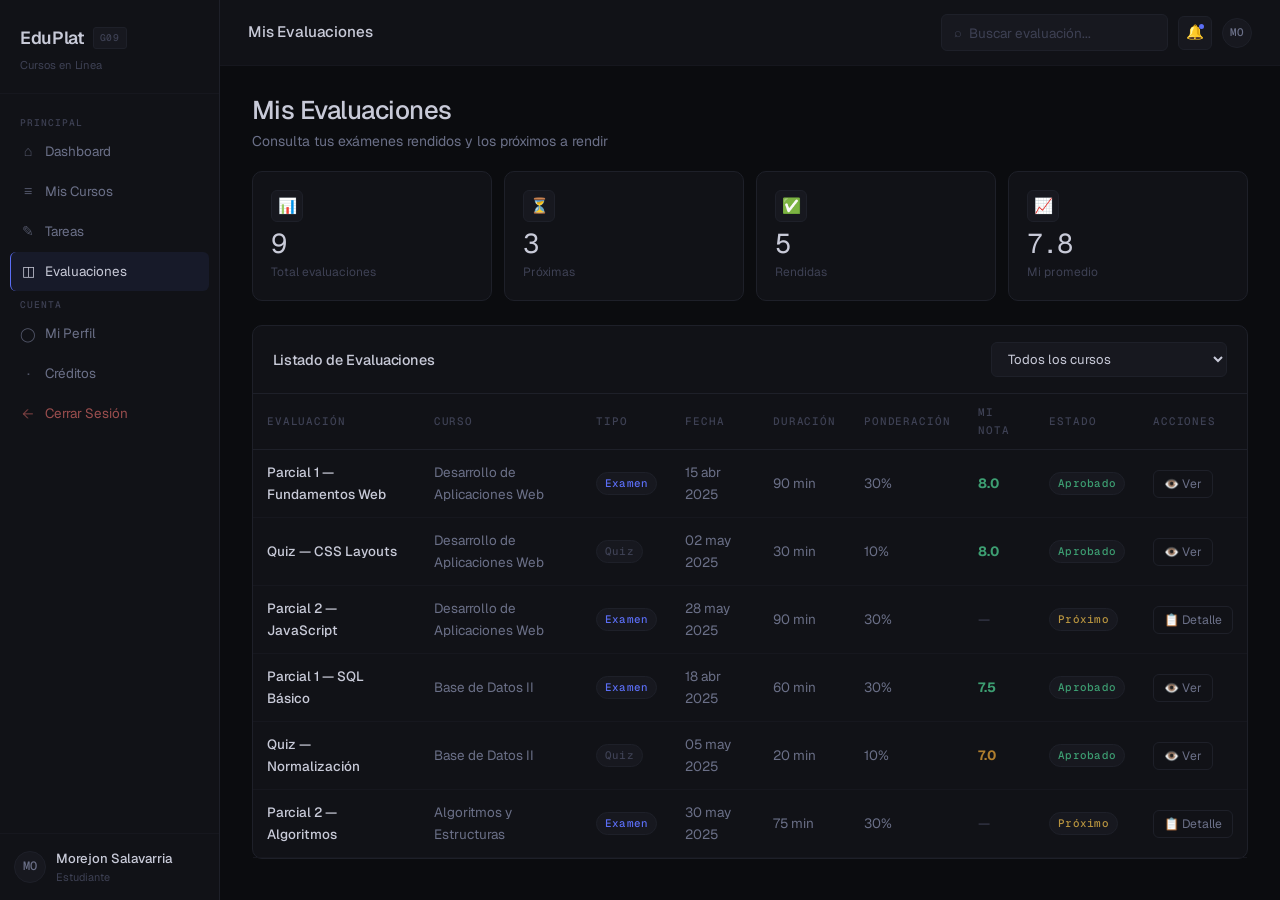
<file: Evaluaciones.html>
<!DOCTYPE html>
<html lang="es">
<head>
  <meta charset="UTF-8" />
  <meta name="viewport" content="width=device-width, initial-scale=1.0" />
  <title>EduPlat — Evaluaciones</title>
  <link rel="stylesheet" href="CSS/styles.css" />
</head>
<body>
<div class="app-layout">

  <aside class="sidebar">
    <div class="sidebar-logo">
      <div class="logo-mark">EduPlat <span>G09</span></div>
      <p>Cursos en Línea</p>
    </div>
    <nav class="sidebar-nav">
      <span class="nav-section-label">Principal</span>
      <a href="Dashboard.html" class="nav-item"><span class="icon">⌂</span> Dashboard</a>
      <a href="Cursos.html" class="nav-item"><span class="icon">≡</span> Mis Cursos</a>
      <a href="Tareas.html" class="nav-item"><span class="icon">✎</span> Tareas</a>
      <a href="Evaluaciones.html" class="nav-item active"><span class="icon">◫</span> Evaluaciones</a>
      <span class="nav-section-label">Cuenta</span>
      <a href="Perfil.html" class="nav-item"><span class="icon">◯</span> Mi Perfil</a>
      <a href="Creditos.html" class="nav-item"><span class="icon">·</span> Créditos</a>
      <a href="index.html" class="nav-item" style="color:var(--danger);"><span class="icon">←</span> Cerrar Sesión</a>
    </nav>
    <div class="sidebar-user">
      <div class="avatar">MO</div>
      <div class="sidebar-user-info">
        <div class="name">Morejon Salavarria</div>
        <div class="role">Estudiante</div>
      </div>
    </div>
  </aside>

  <main class="main-content">
    <div class="topbar">
      <span class="topbar-title">Mis Evaluaciones</span>
      <div class="topbar-actions">
        <div class="search-bar">
          <span class="search-icon">⌕</span>
          <input type="text" placeholder="Buscar evaluación..." />
        </div>
        <div class="notif-btn">🔔<span class="notif-dot"></span></div>
        <a href="Perfil.html"><div class="avatar" style="width:30px;height:30px;font-size:0.68rem;cursor:pointer;">MO</div></a>
      </div>
    </div>

    <div class="page-body">

      <div class="section-header fade-in">
        <div>
          <h2>Mis Evaluaciones</h2>
          <p style="margin-top:4px;">Consulta tus exámenes rendidos y los próximos a rendir</p>
        </div>
      </div>

      <div class="stats-grid fade-in fade-in-1" style="grid-template-columns:repeat(4,1fr);">
        <div class="stat-card">
          <div class="stat-icon blue">📊</div>
          <div class="stat-value">9</div>
          <div class="stat-label">Total evaluaciones</div>
        </div>
        <div class="stat-card">
          <div class="stat-icon gold">⏳</div>
          <div class="stat-value">3</div>
          <div class="stat-label">Próximas</div>
        </div>
        <div class="stat-card">
          <div class="stat-icon green">✅</div>
          <div class="stat-value">5</div>
          <div class="stat-label">Rendidas</div>
        </div>
        <div class="stat-card">
          <div class="stat-icon blue">📈</div>
          <div class="stat-value">7.8</div>
          <div class="stat-label">Mi promedio</div>
        </div>
      </div>

      <div class="card fade-in fade-in-2" style="padding:0;">
        <div style="padding:16px 20px;border-bottom:1px solid var(--border);display:flex;justify-content:space-between;align-items:center;">
          <h3 class="card-title">Listado de Evaluaciones</h3>
          <select class="form-control" style="width:auto;padding:7px 12px;font-size:0.82rem;">
            <option>Todos los cursos</option>
            <option>Desarrollo de Aplicaciones Web</option>
            <option>Base de Datos II</option>
            <option>Algoritmos y Estructuras</option>
          </select>
        </div>
        <div class="table-wrapper">
          <table>
            <thead>
              <tr>
                <th>Evaluación</th>
                <th>Curso</th>
                <th>Tipo</th>
                <th>Fecha</th>
                <th>Duración</th>
                <th>Ponderación</th>
                <th>Mi Nota</th>
                <th>Estado</th>
                <th>Acciones</th>
              </tr>
            </thead>
            <tbody>
              <tr>
                <td class="td-main">Parcial 1 — Fundamentos Web</td>
                <td>Desarrollo de Aplicaciones Web</td>
                <td><span class="badge badge-blue">Examen</span></td>
                <td>15 abr 2025</td>
                <td>90 min</td>
                <td>30%</td>
                <td><strong style="color:var(--success);">8.0</strong></td>
                <td><span class="badge badge-green">Aprobado</span></td>
                <td><div class="table-actions">
                  <button class="btn btn-ghost btn-sm" onclick="abrirModal('modal-ver')">👁️ Ver</button>
                </div></td>
              </tr>
              <tr>
                <td class="td-main">Quiz — CSS Layouts</td>
                <td>Desarrollo de Aplicaciones Web</td>
                <td><span class="badge badge-muted">Quiz</span></td>
                <td>02 may 2025</td>
                <td>30 min</td>
                <td>10%</td>
                <td><strong style="color:var(--success);">8.0</strong></td>
                <td><span class="badge badge-green">Aprobado</span></td>
                <td><div class="table-actions">
                  <button class="btn btn-ghost btn-sm" onclick="abrirModal('modal-ver')">👁️ Ver</button>
                </div></td>
              </tr>
              <tr>
                <td class="td-main">Parcial 2 — JavaScript</td>
                <td>Desarrollo de Aplicaciones Web</td>
                <td><span class="badge badge-blue">Examen</span></td>
                <td>28 may 2025</td>
                <td>90 min</td>
                <td>30%</td>
                <td><span style="color:var(--text-muted);">—</span></td>
                <td><span class="badge badge-gold">Próximo</span></td>
                <td><div class="table-actions">
                  <button class="btn btn-ghost btn-sm" onclick="abrirModal('modal-proximo')">📋 Detalle</button>
                </div></td>
              </tr>
              <tr>
                <td class="td-main">Parcial 1 — SQL Básico</td>
                <td>Base de Datos II</td>
                <td><span class="badge badge-blue">Examen</span></td>
                <td>18 abr 2025</td>
                <td>60 min</td>
                <td>30%</td>
                <td><strong style="color:var(--success);">7.5</strong></td>
                <td><span class="badge badge-green">Aprobado</span></td>
                <td><div class="table-actions">
                  <button class="btn btn-ghost btn-sm" onclick="abrirModal('modal-ver')">👁️ Ver</button>
                </div></td>
              </tr>
              <tr>
                <td class="td-main">Quiz — Normalización</td>
                <td>Base de Datos II</td>
                <td><span class="badge badge-muted">Quiz</span></td>
                <td>05 may 2025</td>
                <td>20 min</td>
                <td>10%</td>
                <td><strong style="color:var(--warning);">7.0</strong></td>
                <td><span class="badge badge-green">Aprobado</span></td>
                <td><div class="table-actions">
                  <button class="btn btn-ghost btn-sm" onclick="abrirModal('modal-ver')">👁️ Ver</button>
                </div></td>
              </tr>
              <tr>
                <td class="td-main">Parcial 2 — Algoritmos</td>
                <td>Algoritmos y Estructuras</td>
                <td><span class="badge badge-blue">Examen</span></td>
                <td>30 may 2025</td>
                <td>75 min</td>
                <td>30%</td>
                <td><span style="color:var(--text-muted);">—</span></td>
                <td><span class="badge badge-gold">Próximo</span></td>
                <td><div class="table-actions">
                  <button class="btn btn-ghost btn-sm" onclick="abrirModal('modal-proximo')">📋 Detalle</button>
                </div></td>
              </tr>
            </tbody>
          </table>
        </div>
      </div>

    </div>
  </main>
</div>

<!-- MODAL: Ver resultado -->
<div class="modal-overlay" id="modal-ver">
  <div class="modal" style="max-width:480px;">
    <div class="modal-header">
      <div><h3>Parcial 1 — Fundamentos Web</h3><p style="font-size:0.82rem;margin-top:2px;">Desarrollo de Aplicaciones Web · 15 abril 2025</p></div>
      <button class="modal-close" onclick="cerrarModal('modal-ver')">✕</button>
    </div>
    <div style="display:grid;grid-template-columns:repeat(3,1fr);gap:12px;margin-bottom:20px;">
      <div style="background:var(--surface2);border-radius:var(--radius-sm);padding:14px;text-align:center;">
        <div style="font-size:1.8rem;font-weight:800;font-family:var(--font-head);color:var(--success);">8.0</div>
        <div style="font-size:0.75rem;color:var(--text-muted);">Mi nota</div>
      </div>
      <div style="background:var(--surface2);border-radius:var(--radius-sm);padding:14px;text-align:center;">
        <div style="font-size:1.8rem;font-weight:800;font-family:var(--font-head);color:var(--text);">30%</div>
        <div style="font-size:0.75rem;color:var(--text-muted);">Ponderación</div>
      </div>
      <div style="background:var(--surface2);border-radius:var(--radius-sm);padding:14px;text-align:center;">
        <div style="font-size:1.8rem;font-weight:800;font-family:var(--font-head);color:var(--gold);">8.4</div>
        <div style="font-size:0.75rem;color:var(--text-muted);">Promedio grupo</div>
      </div>
    </div>
    <div style="background:var(--surface2);border-radius:var(--radius-sm);padding:14px;margin-bottom:16px;">
      <div style="font-size:0.72rem;color:var(--text-muted);font-weight:600;text-transform:uppercase;margin-bottom:6px;">Temas evaluados</div>
      <div style="font-size:0.85rem;color:var(--text-dim);line-height:1.6;">HTML5 semántico, estructura de documentos, formularios y validación básica con CSS.</div>
    </div>
    <div style="background:var(--surface2);border-radius:var(--radius-sm);padding:14px;">
      <div style="font-size:0.72rem;color:var(--text-muted);font-weight:600;text-transform:uppercase;margin-bottom:6px;">Retroalimentación del docente</div>
      <div style="font-size:0.85rem;color:var(--text-dim);line-height:1.6;">Buen manejo de HTML semántico. Mejorar el uso de selectores CSS y la estructura de formularios.</div>
    </div>
    <div class="form-actions">
      <button class="btn btn-ghost" onclick="cerrarModal('modal-ver')">Cerrar</button>
    </div>
  </div>
</div>

<!-- MODAL: Evaluación próxima -->
<div class="modal-overlay" id="modal-proximo">
  <div class="modal" style="max-width:460px;">
    <div class="modal-header">
      <div><h3>Parcial 2 — JavaScript</h3><span class="badge badge-gold">Próximo</span></div>
      <button class="modal-close" onclick="cerrarModal('modal-proximo')">✕</button>
    </div>
    <div style="display:grid;grid-template-columns:1fr 1fr;gap:12px;margin-bottom:16px;">
      <div style="background:var(--surface2);border-radius:var(--radius-sm);padding:12px;">
        <div style="font-size:0.72rem;color:var(--text-muted);font-weight:600;text-transform:uppercase;">Fecha</div>
        <div style="font-weight:600;margin-top:4px;">28 mayo 2025</div>
      </div>
      <div style="background:var(--surface2);border-radius:var(--radius-sm);padding:12px;">
        <div style="font-size:0.72rem;color:var(--text-muted);font-weight:600;text-transform:uppercase;">Duración</div>
        <div style="font-weight:600;margin-top:4px;">90 minutos</div>
      </div>
      <div style="background:var(--surface2);border-radius:var(--radius-sm);padding:12px;">
        <div style="font-size:0.72rem;color:var(--text-muted);font-weight:600;text-transform:uppercase;">Ponderación</div>
        <div style="font-weight:600;margin-top:4px;">30%</div>
      </div>
      <div style="background:var(--surface2);border-radius:var(--radius-sm);padding:12px;">
        <div style="font-size:0.72rem;color:var(--text-muted);font-weight:600;text-transform:uppercase;">Nota mínima</div>
        <div style="font-weight:600;margin-top:4px;">7.0</div>
      </div>
    </div>
    <div style="background:var(--surface2);border-radius:var(--radius-sm);padding:14px;">
      <div style="font-size:0.72rem;color:var(--text-muted);font-weight:600;text-transform:uppercase;margin-bottom:6px;">Temas a evaluar</div>
      <div style="font-size:0.85rem;color:var(--text-dim);line-height:1.6;">Variables, funciones, DOM, eventos, fetch API y manejo de promesas en JavaScript.</div>
    </div>
    <div class="form-actions">
      <button class="btn btn-ghost" onclick="cerrarModal('modal-proximo')">Cerrar</button>
    </div>
  </div>
</div>

<script>
  function abrirModal(id) { document.getElementById(id).classList.add('open'); }
  function cerrarModal(id) { document.getElementById(id).classList.remove('open'); }
  document.querySelectorAll('.modal-overlay').forEach(o => {
    o.addEventListener('click', function(e){ if(e.target===this) this.classList.remove('open'); });
  });
</script>
</body>
</html>
</file>
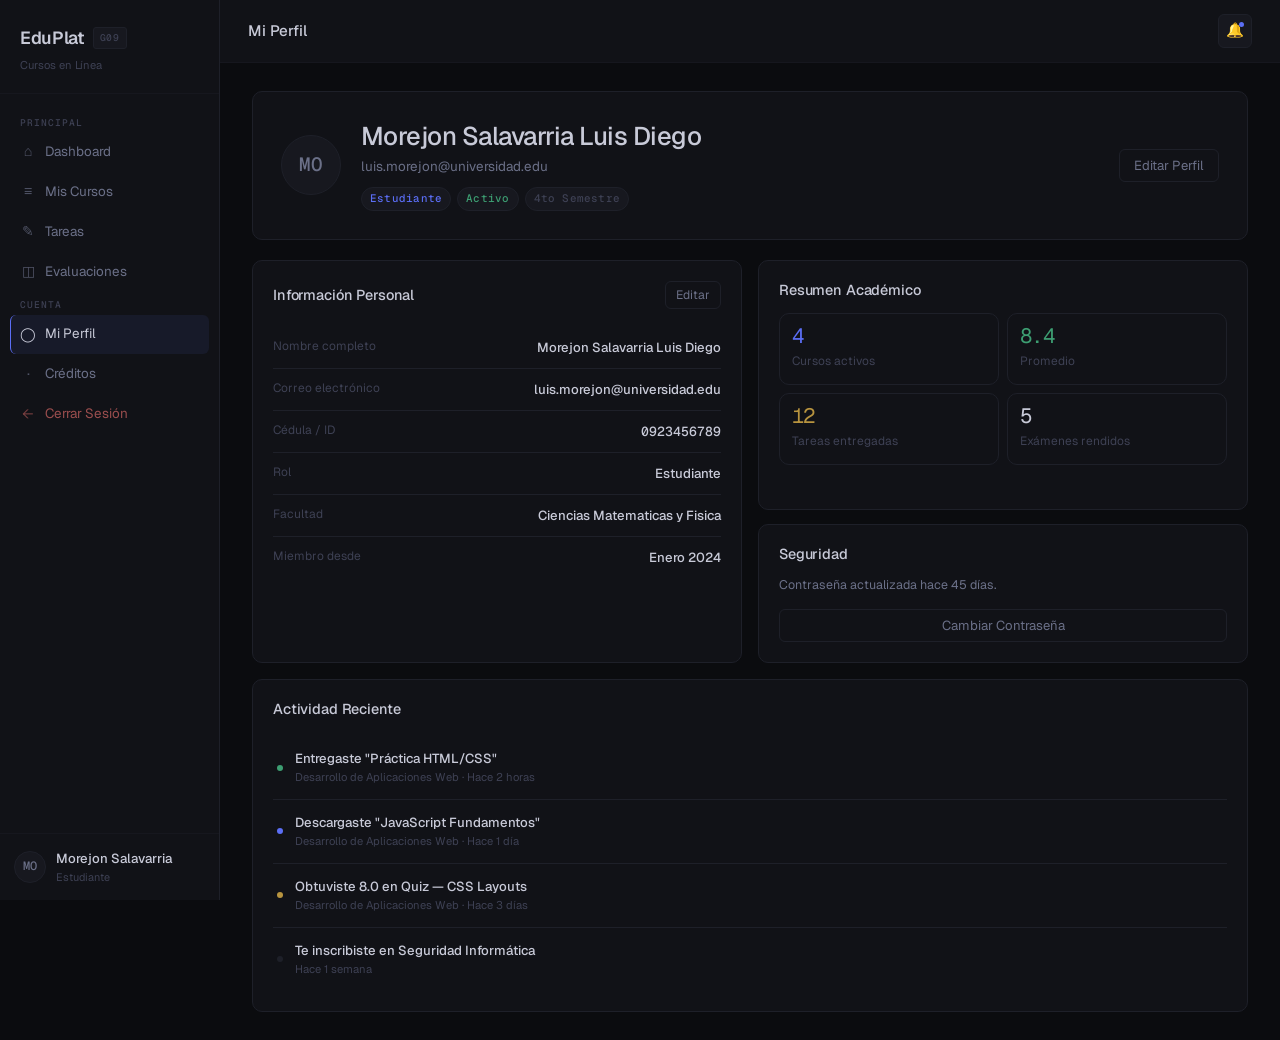
<file: Perfil.html>
<!DOCTYPE html>
<html lang="es">
<head>
  <meta charset="UTF-8" />
  <meta name="viewport" content="width=device-width, initial-scale=1.0" />
  <title>EduPlat — Mi Perfil</title>
  <link rel="stylesheet" href="CSS/styles.css" />
</head>
<body>
<div class="app-layout">

  <aside class="sidebar">
    <div class="sidebar-logo">
      <div class="logo-mark">EduPlat <span>G09</span></div>
      <p>Cursos en Línea</p>
    </div>
    <nav class="sidebar-nav">
      <span class="nav-section-label">Principal</span>
      <a href="Dashboard.html" class="nav-item"><span class="icon">⌂</span> Dashboard</a>
      <a href="Cursos.html" class="nav-item"><span class="icon">≡</span> Mis Cursos</a>
      <a href="Tareas.html" class="nav-item"><span class="icon">✎</span> Tareas</a>
      <a href="Evaluaciones.html" class="nav-item"><span class="icon">◫</span> Evaluaciones</a>
      <span class="nav-section-label">Cuenta</span>
      <a href="Perfil.html" class="nav-item active"><span class="icon">◯</span> Mi Perfil</a>
      <a href="Creditos.html" class="nav-item"><span class="icon">·</span> Créditos</a>
      <a href="index.html" class="nav-item" style="color:var(--danger);"><span class="icon">←</span> Cerrar Sesión</a>
    </nav>
    <div class="sidebar-user">
      <div class="avatar">MO</div>
      <div class="sidebar-user-info">
        <div class="name">Morejon Salavarria</div>
        <div class="role">Estudiante</div>
      </div>
    </div>
  </aside>

  <main class="main-content">
    <div class="topbar">
      <span class="topbar-title">Mi Perfil</span>
      <div class="topbar-actions">
        <div class="notif-btn">🔔<span class="notif-dot"></span></div>
      </div>
    </div>

    <div class="page-body">

      <div class="profile-header fade-in">
        <div class="avatar lg">MO</div>
        <div class="profile-info" style="flex:1;">
          <h2>Morejon Salavarria Luis Diego</h2>
          <p>luis.morejon@universidad.edu</p>
          <div class="profile-tags">
            <span class="badge badge-blue">Estudiante</span>
            <span class="badge badge-green">Activo</span>
            <span class="badge badge-muted">4to Semestre</span>
          </div>
        </div>
        <button class="btn btn-ghost" onclick="abrirModal('modal-editar')">Editar Perfil</button>
      </div>

      <div style="display:grid;grid-template-columns:1fr 1fr;gap:16px;">

        <div class="card fade-in fade-in-1">
          <div class="card-header">
            <h3 class="card-title">Información Personal</h3>
            <button class="btn btn-ghost btn-sm" onclick="abrirModal('modal-editar')">Editar</button>
          </div>
          <div style="display:flex;flex-direction:column;gap:0;">
            <div style="display:flex;justify-content:space-between;padding:10px 0;border-bottom:1px solid var(--border);">
              <span style="font-size:0.75rem;color:var(--text-muted);">Nombre completo</span>
              <span style="font-size:0.82rem;font-weight:500;">Morejon Salavarria Luis Diego</span>
            </div>
            <div style="display:flex;justify-content:space-between;padding:10px 0;border-bottom:1px solid var(--border);">
              <span style="font-size:0.75rem;color:var(--text-muted);">Correo electrónico</span>
              <span style="font-size:0.82rem;font-weight:500;">luis.morejon@universidad.edu</span>
            </div>
            <div style="display:flex;justify-content:space-between;padding:10px 0;border-bottom:1px solid var(--border);">
              <span style="font-size:0.75rem;color:var(--text-muted);">Cédula / ID</span>
              <span style="font-size:0.82rem;font-weight:500;font-family:var(--font-mono);">0923456789</span>
            </div>
            <div style="display:flex;justify-content:space-between;padding:10px 0;border-bottom:1px solid var(--border);">
              <span style="font-size:0.75rem;color:var(--text-muted);">Rol</span>
              <span style="font-size:0.82rem;font-weight:500;">Estudiante</span>
            </div>
            <div style="display:flex;justify-content:space-between;padding:10px 0;border-bottom:1px solid var(--border);">
              <span style="font-size:0.75rem;color:var(--text-muted);">Facultad</span>
              <span style="font-size:0.82rem;font-weight:500;">Ciencias Matematicas y Fisica</span>
            </div>
            <div style="display:flex;justify-content:space-between;padding:10px 0;">
              <span style="font-size:0.75rem;color:var(--text-muted);">Miembro desde</span>
              <span style="font-size:0.82rem;font-weight:500;">Enero 2024</span>
            </div>
          </div>
        </div>

        <div style="display:flex;flex-direction:column;gap:14px;">
          <div class="card fade-in fade-in-2">
            <h3 class="card-title" style="margin-bottom:14px;">Resumen Académico</h3>
            <div class="stats-grid" style="grid-template-columns:1fr 1fr;gap:8px;">
              <div class="stat-card" style="padding:12px;">
                <div class="stat-value" style="font-size:1.3rem;color:var(--accent);">4</div>
                <div class="stat-label">Cursos activos</div>
              </div>
              <div class="stat-card" style="padding:12px;">
                <div class="stat-value" style="font-size:1.3rem;color:var(--success);">8.4</div>
                <div class="stat-label">Promedio</div>
              </div>
              <div class="stat-card" style="padding:12px;">
                <div class="stat-value" style="font-size:1.3rem;color:var(--gold);">12</div>
                <div class="stat-label">Tareas entregadas</div>
              </div>
              <div class="stat-card" style="padding:12px;">
                <div class="stat-value" style="font-size:1.3rem;">5</div>
                <div class="stat-label">Exámenes rendidos</div>
              </div>
            </div>
          </div>

          <div class="card fade-in fade-in-3">
            <div class="card-header" style="margin-bottom:12px;">
              <h3 class="card-title">Seguridad</h3>
            </div>
            <p style="font-size:0.78rem;margin-bottom:14px;">Contraseña actualizada hace 45 días.</p>
            <button class="btn btn-ghost" style="width:100%;justify-content:center;" onclick="abrirModal('modal-contrasena')">Cambiar Contraseña</button>
          </div>
        </div>

      </div>

      <div class="card fade-in fade-in-4" style="margin-top:16px;">
        <div class="card-header">
          <h3 class="card-title">Actividad Reciente</h3>
        </div>
        <div style="display:flex;flex-direction:column;gap:0;">
          <div style="display:flex;align-items:center;gap:12px;padding:12px 0;border-bottom:1px solid var(--border);">
            <div style="width:6px;height:6px;border-radius:50%;background:var(--success);flex-shrink:0;margin-left:4px;"></div>
            <div style="flex:1;">
              <div style="font-size:0.82rem;font-weight:500;color:var(--text);">Entregaste "Práctica HTML/CSS"</div>
              <div style="font-size:0.7rem;color:var(--text-muted);">Desarrollo de Aplicaciones Web · Hace 2 horas</div>
            </div>
          </div>
          <div style="display:flex;align-items:center;gap:12px;padding:12px 0;border-bottom:1px solid var(--border);">
            <div style="width:6px;height:6px;border-radius:50%;background:var(--accent);flex-shrink:0;margin-left:4px;"></div>
            <div style="flex:1;">
              <div style="font-size:0.82rem;font-weight:500;color:var(--text);">Descargaste "JavaScript Fundamentos"</div>
              <div style="font-size:0.7rem;color:var(--text-muted);">Desarrollo de Aplicaciones Web · Hace 1 día</div>
            </div>
          </div>
          <div style="display:flex;align-items:center;gap:12px;padding:12px 0;border-bottom:1px solid var(--border);">
            <div style="width:6px;height:6px;border-radius:50%;background:var(--gold);flex-shrink:0;margin-left:4px;"></div>
            <div style="flex:1;">
              <div style="font-size:0.82rem;font-weight:500;color:var(--text);">Obtuviste 8.0 en Quiz — CSS Layouts</div>
              <div style="font-size:0.7rem;color:var(--text-muted);">Desarrollo de Aplicaciones Web · Hace 3 días</div>
            </div>
          </div>
          <div style="display:flex;align-items:center;gap:12px;padding:12px 0;">
            <div style="width:6px;height:6px;border-radius:50%;background:var(--border);flex-shrink:0;margin-left:4px;"></div>
            <div style="flex:1;">
              <div style="font-size:0.82rem;font-weight:500;color:var(--text);">Te inscribiste en Seguridad Informática</div>
              <div style="font-size:0.7rem;color:var(--text-muted);">Hace 1 semana</div>
            </div>
          </div>
        </div>
      </div>

    </div>
  </main>
</div>

<div class="modal-overlay" id="modal-editar">
  <div class="modal">
    <div class="modal-header">
      <div><h3>Editar Perfil</h3><p style="font-size:0.78rem;margin-top:2px;">Actualiza tu información personal</p></div>
      <button class="modal-close" onclick="cerrarModal('modal-editar')">✕</button>
    </div>
    <div class="form-grid">
      <div class="form-group"><label class="form-label">Nombres</label><input class="form-control" type="text" value="Luis Diego" /></div>
      <div class="form-group"><label class="form-label">Apellidos</label><input class="form-control" type="text" value="Morejon Salavarria" /></div>
    </div>
    <div class="form-group"><label class="form-label">Correo electrónico</label><input class="form-control" type="email" value="luis.morejon@universidad.edu" /></div>
    <div class="form-group"><label class="form-label">Cédula / ID</label><input class="form-control" type="text" value="0923456789" /></div>
    <div class="form-group"><label class="form-label">Facultad / Carrera</label><input class="form-control" type="text" value="Ciencias Matematicas y Fisica" /></div>
    <div class="form-actions">
      <button class="btn btn-ghost" onclick="cerrarModal('modal-editar')">Cancelar</button>
      <button class="btn btn-primary" onclick="cerrarModal('modal-editar')">Guardar Cambios</button>
    </div>
  </div>
</div>

<div class="modal-overlay" id="modal-contrasena">
  <div class="modal" style="max-width:400px;">
    <div class="modal-header">
      <div><h3>Cambiar Contraseña</h3></div>
      <button class="modal-close" onclick="cerrarModal('modal-contrasena')">✕</button>
    </div>
    <div class="form-group"><label class="form-label">Contraseña actual</label><input class="form-control" type="password" placeholder="••••••••" /></div>
    <div class="form-group"><label class="form-label">Nueva contraseña</label><input class="form-control" type="password" placeholder="Mínimo 8 caracteres" /></div>
    <div class="form-group"><label class="form-label">Confirmar nueva contraseña</label><input class="form-control" type="password" placeholder="Repite la nueva contraseña" /></div>
    <div class="form-actions">
      <button class="btn btn-ghost" onclick="cerrarModal('modal-contrasena')">Cancelar</button>
      <button class="btn btn-primary" onclick="cerrarModal('modal-contrasena')">Actualizar Contraseña</button>
    </div>
  </div>
</div>

<script>
  function abrirModal(id) { document.getElementById(id).classList.add('open'); }
  function cerrarModal(id) { document.getElementById(id).classList.remove('open'); }
  document.querySelectorAll('.modal-overlay').forEach(o => {
    o.addEventListener('click', function(e){ if(e.target===this) this.classList.remove('open'); });
  });
</script>
</body>
</html>
</file>
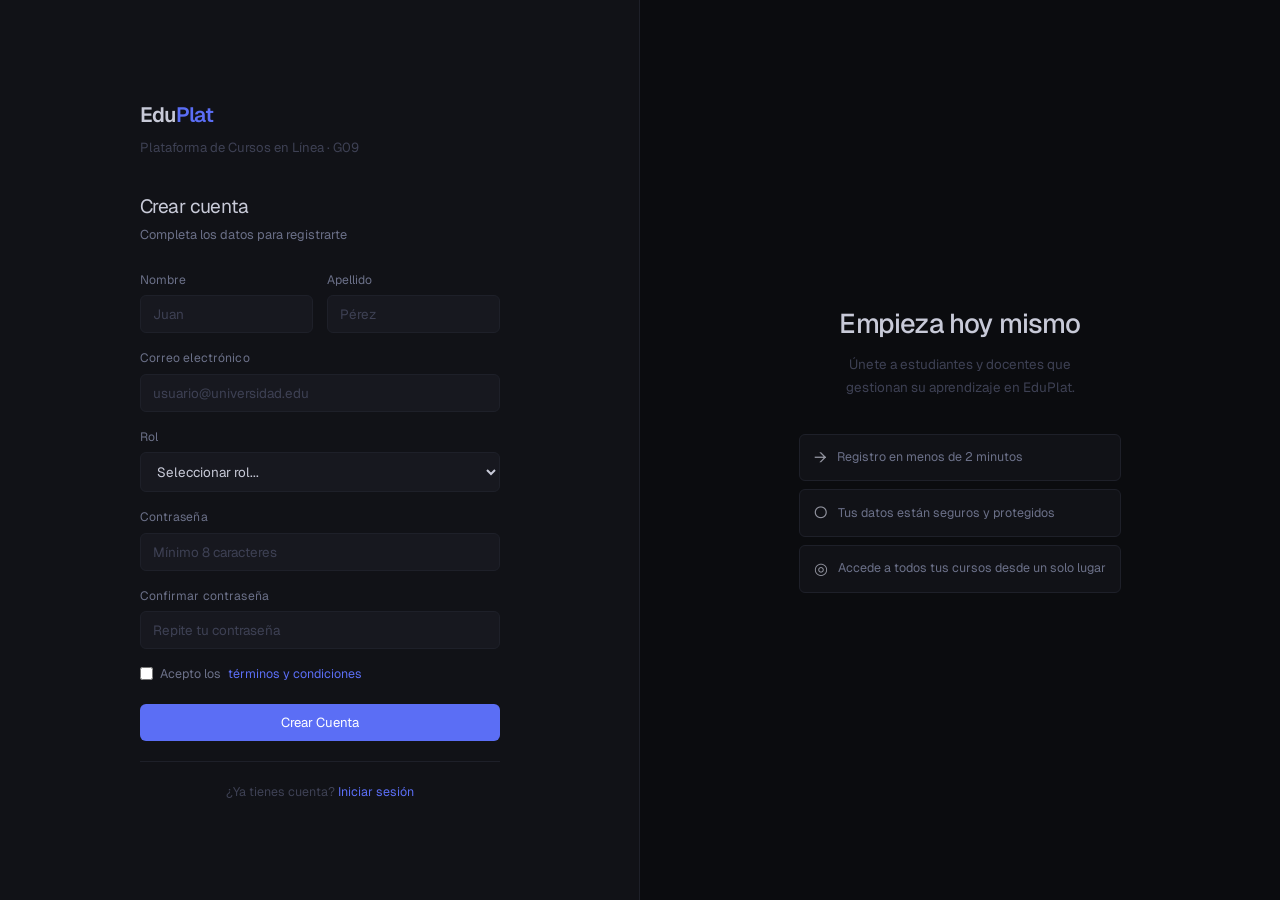
<file: Registro.html>
<!DOCTYPE html>
<html lang="es">
<head>
  <meta charset="UTF-8" />
  <meta name="viewport" content="width=device-width, initial-scale=1.0" />
  <title>EduPlat — Registro</title>
  <link rel="stylesheet" href="CSS/styles.css" />
</head>
<body>
  <div class="login-page">
    <div class="login-left">
      <div class="login-box fade-in">
        <div class="login-logo">Edu<em>Plat</em></div>
        <p class="login-tagline">Plataforma de Cursos en Línea · G09</p>

        <h2 style="margin-bottom:5px;font-size:1.2rem;font-weight:400;">Crear cuenta</h2>
        <p style="font-size:0.8rem;margin-bottom:26px;">Completa los datos para registrarte</p>

        <div class="form-grid">
          <div class="form-group">
            <label class="form-label">Nombre</label>
            <input class="form-control" type="text" placeholder="Juan" />
          </div>
          <div class="form-group">
            <label class="form-label">Apellido</label>
            <input class="form-control" type="text" placeholder="Pérez" />
          </div>
        </div>

        <div class="form-group">
          <label class="form-label">Correo electrónico</label>
          <input class="form-control" type="email" placeholder="usuario@universidad.edu" />
        </div>

        <div class="form-group">
          <label class="form-label">Rol</label>
          <select class="form-control">
            <option value="">Seleccionar rol...</option>
            <option value="estudiante">Estudiante</option>
            <option value="docente">Docente</option>
          </select>
        </div>

        <div class="form-group">
          <label class="form-label">Contraseña</label>
          <input class="form-control" type="password" placeholder="Mínimo 8 caracteres" />
        </div>

        <div class="form-group">
          <label class="form-label">Confirmar contraseña</label>
          <input class="form-control" type="password" placeholder="Repite tu contraseña" />
        </div>

        <div style="margin-bottom:20px;">
          <label style="display:flex;align-items:flex-start;gap:7px;font-size:0.78rem;color:var(--text-dim);cursor:pointer;line-height:1.5;">
            <input type="checkbox" style="accent-color:var(--accent);margin-top:2px;flex-shrink:0;" />
            Acepto los <a href="#" style="color:var(--accent);">términos y condiciones</a>
          </label>
        </div>

        <a href="Dashboard.html">
          <button class="btn btn-primary" style="width:100%;justify-content:center;padding:10px;">
            Crear Cuenta
          </button>
        </a>

        <div class="divider"></div>

        <p style="font-size:0.78rem;text-align:center;color:var(--text-muted);">
          ¿Ya tienes cuenta? <a href="index.html">Iniciar sesión</a>
        </p>
      </div>
    </div>

    <div class="login-right">
      <div class="login-hero-text fade-in">
        <h2>Empieza hoy mismo</h2>
        <p>Únete a estudiantes y docentes que gestionan su aprendizaje en EduPlat.</p>
        <div class="feature-list">
          <div class="feature-item">
            <span class="fi">→</span>
            <p>Registro en menos de 2 minutos</p>
          </div>
          <div class="feature-item">
            <span class="fi">○</span>
            <p>Tus datos están seguros y protegidos</p>
          </div>
          <div class="feature-item">
            <span class="fi">◎</span>
            <p>Accede a todos tus cursos desde un solo lugar</p>
          </div>
        </div>
      </div>
    </div>
  </div>
</body>
</html>
</file>
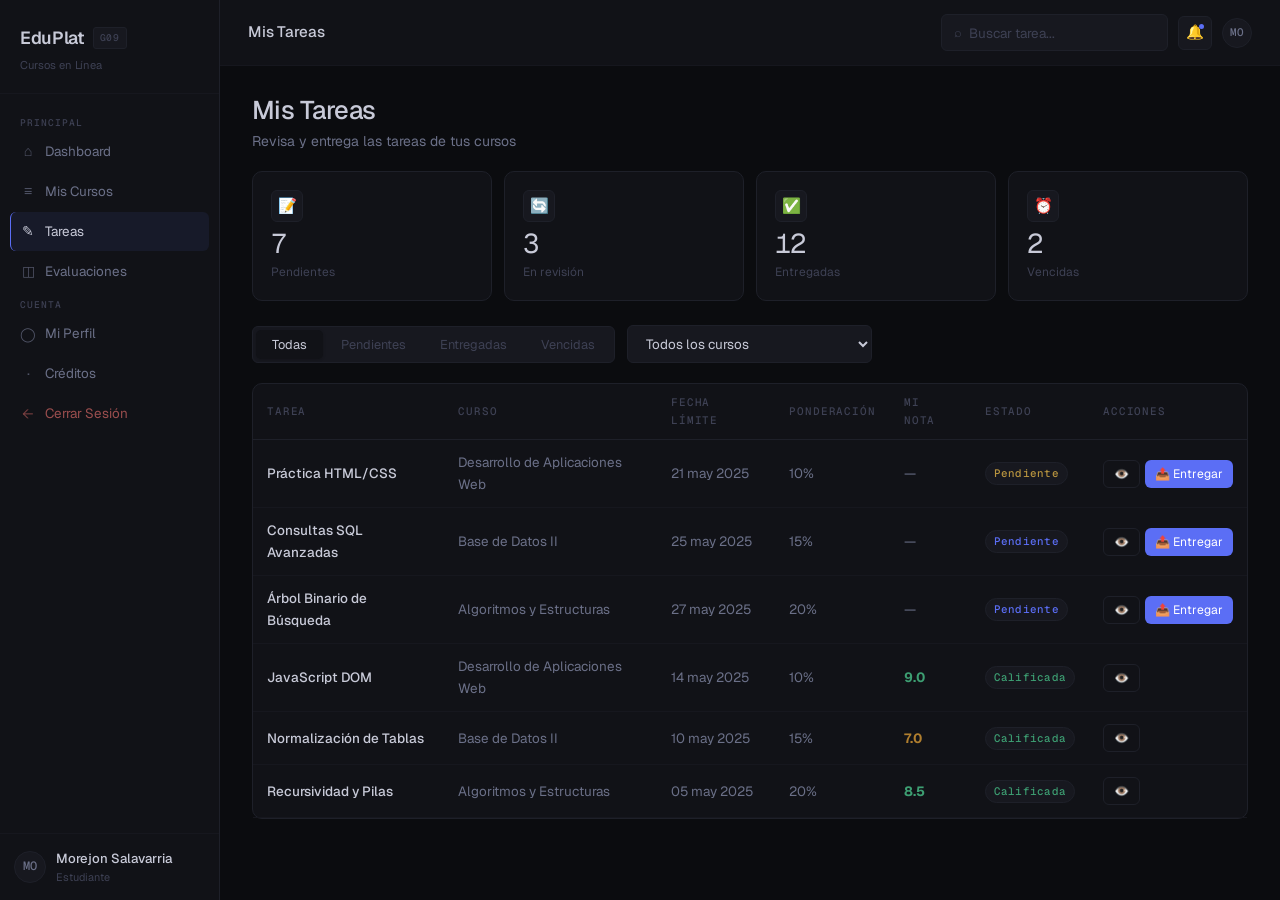
<file: Tareas.html>
<!DOCTYPE html>
<html lang="es">
<head>
  <meta charset="UTF-8" />
  <meta name="viewport" content="width=device-width, initial-scale=1.0" />
  <title>EduPlat — Tareas</title>
  <link rel="stylesheet" href="CSS/styles.css" />
</head>
<body>
<div class="app-layout">

  <aside class="sidebar">
    <div class="sidebar-logo">
      <div class="logo-mark">EduPlat <span>G09</span></div>
      <p>Cursos en Línea</p>
    </div>
    <nav class="sidebar-nav">
      <span class="nav-section-label">Principal</span>
      <a href="Dashboard.html" class="nav-item"><span class="icon">⌂</span> Dashboard</a>
      <a href="Cursos.html" class="nav-item"><span class="icon">≡</span> Mis Cursos</a>
      <a href="Tareas.html" class="nav-item active"><span class="icon">✎</span> Tareas</a>
      <a href="Evaluaciones.html" class="nav-item"><span class="icon">◫</span> Evaluaciones</a>
      <span class="nav-section-label">Cuenta</span>
      <a href="Perfil.html" class="nav-item"><span class="icon">◯</span> Mi Perfil</a>
      <a href="Creditos.html" class="nav-item"><span class="icon">·</span> Créditos</a>
      <a href="index.html" class="nav-item" style="color:var(--danger);"><span class="icon">←</span> Cerrar Sesión</a>
    </nav>
    <div class="sidebar-user">
      <div class="avatar">MO</div>
      <div class="sidebar-user-info">
        <div class="name">Morejon Salavarria</div>
        <div class="role">Estudiante</div>
      </div>
    </div>
  </aside>

  <main class="main-content">
    <div class="topbar">
      <span class="topbar-title">Mis Tareas</span>
      <div class="topbar-actions">
        <div class="search-bar">
          <span class="search-icon">⌕</span>
          <input type="text" placeholder="Buscar tarea..." />
        </div>
        <div class="notif-btn">🔔<span class="notif-dot"></span></div>
        <a href="Perfil.html"><div class="avatar" style="width:30px;height:30px;font-size:0.68rem;cursor:pointer;">MO</div></a>
      </div>
    </div>

    <div class="page-body">

      <div class="section-header fade-in">
        <div>
          <h2>Mis Tareas</h2>
          <p style="margin-top:4px;">Revisa y entrega las tareas de tus cursos</p>
        </div>
      </div>

      <div class="stats-grid fade-in fade-in-1" style="grid-template-columns:repeat(4,1fr);">
        <div class="stat-card">
          <div class="stat-icon gold">📝</div>
          <div class="stat-value">7</div>
          <div class="stat-label">Pendientes</div>
        </div>
        <div class="stat-card">
          <div class="stat-icon blue">🔄</div>
          <div class="stat-value">3</div>
          <div class="stat-label">En revisión</div>
        </div>
        <div class="stat-card">
          <div class="stat-icon green">✅</div>
          <div class="stat-value">12</div>
          <div class="stat-label">Entregadas</div>
        </div>
        <div class="stat-card">
          <div class="stat-icon red">⏰</div>
          <div class="stat-value">2</div>
          <div class="stat-label">Vencidas</div>
        </div>
      </div>

      <div style="display:flex; gap:12px; align-items:center; margin-bottom:20px;" class="fade-in fade-in-2">
        <div class="tab-nav" style="margin-bottom:0;">
          <button class="tab-btn active" onclick="setTab(this)">Todas</button>
          <button class="tab-btn" onclick="setTab(this)">Pendientes</button>
          <button class="tab-btn" onclick="setTab(this)">Entregadas</button>
          <button class="tab-btn" onclick="setTab(this)">Vencidas</button>
        </div>
        <select class="form-control" style="width:auto;padding:8px 14px;">
          <option>Todos los cursos</option>
          <option>Desarrollo de Aplicaciones Web</option>
          <option>Base de Datos II</option>
          <option>Algoritmos y Estructuras</option>
        </select>
      </div>

      <div class="card fade-in fade-in-3" style="padding:0;">
        <div class="table-wrapper">
          <table>
            <thead>
              <tr>
                <th>Tarea</th>
                <th>Curso</th>
                <th>Fecha Límite</th>
                <th>Ponderación</th>
                <th>Mi Nota</th>
                <th>Estado</th>
                <th>Acciones</th>
              </tr>
            </thead>
            <tbody>
              <tr>
                <td class="td-main">Práctica HTML/CSS</td>
                <td>Desarrollo de Aplicaciones Web</td>
                <td>21 may 2025</td>
                <td>10%</td>
                <td>—</td>
                <td><span class="badge badge-gold">Pendiente</span></td>
                <td><div class="table-actions">
                  <button class="btn btn-ghost btn-sm" onclick="abrirModal('modal-ver')">👁️</button>
                  <button class="btn btn-primary btn-sm" onclick="abrirModal('modal-entregar')">📤 Entregar</button>
                </div></td>
              </tr>
              <tr>
                <td class="td-main">Consultas SQL Avanzadas</td>
                <td>Base de Datos II</td>
                <td>25 may 2025</td>
                <td>15%</td>
                <td>—</td>
                <td><span class="badge badge-blue">Pendiente</span></td>
                <td><div class="table-actions">
                  <button class="btn btn-ghost btn-sm" onclick="abrirModal('modal-ver')">👁️</button>
                  <button class="btn btn-primary btn-sm" onclick="abrirModal('modal-entregar')">📤 Entregar</button>
                </div></td>
              </tr>
              <tr>
                <td class="td-main">Árbol Binario de Búsqueda</td>
                <td>Algoritmos y Estructuras</td>
                <td>27 may 2025</td>
                <td>20%</td>
                <td>—</td>
                <td><span class="badge badge-blue">Pendiente</span></td>
                <td><div class="table-actions">
                  <button class="btn btn-ghost btn-sm" onclick="abrirModal('modal-ver')">👁️</button>
                  <button class="btn btn-primary btn-sm" onclick="abrirModal('modal-entregar')">📤 Entregar</button>
                </div></td>
              </tr>
              <tr>
                <td class="td-main">JavaScript DOM</td>
                <td>Desarrollo de Aplicaciones Web</td>
                <td>14 may 2025</td>
                <td>10%</td>
                <td><strong style="color:var(--success);">9.0</strong></td>
                <td><span class="badge badge-green">Calificada</span></td>
                <td><div class="table-actions">
                  <button class="btn btn-ghost btn-sm" onclick="abrirModal('modal-ver')">👁️</button>
                </div></td>
              </tr>
              <tr>
                <td class="td-main">Normalización de Tablas</td>
                <td>Base de Datos II</td>
                <td>10 may 2025</td>
                <td>15%</td>
                <td><strong style="color:var(--warning);">7.0</strong></td>
                <td><span class="badge badge-green">Calificada</span></td>
                <td><div class="table-actions">
                  <button class="btn btn-ghost btn-sm" onclick="abrirModal('modal-ver')">👁️</button>
                </div></td>
              </tr>
              <tr>
                <td class="td-main">Recursividad y Pilas</td>
                <td>Algoritmos y Estructuras</td>
                <td>05 may 2025</td>
                <td>20%</td>
                <td><strong style="color:var(--success);">8.5</strong></td>
                <td><span class="badge badge-green">Calificada</span></td>
                <td><div class="table-actions">
                  <button class="btn btn-ghost btn-sm" onclick="abrirModal('modal-ver')">👁️</button>
                </div></td>
              </tr>
            </tbody>
          </table>
        </div>
      </div>

    </div>
  </main>
</div>

<!-- MODAL: Ver Tarea -->
<div class="modal-overlay" id="modal-ver">
  <div class="modal">
    <div class="modal-header">
      <div><h3>Práctica HTML/CSS</h3><span class="badge badge-gold">Pendiente</span></div>
      <button class="modal-close" onclick="cerrarModal('modal-ver')">✕</button>
    </div>
    <div style="display:grid;grid-template-columns:1fr 1fr;gap:16px;margin-bottom:16px;">
      <div style="background:var(--surface2);border-radius:var(--radius-sm);padding:12px;">
        <div style="font-size:0.72rem;color:var(--text-muted);font-weight:600;text-transform:uppercase;">Curso</div>
        <div style="font-weight:600;margin-top:4px;">Desarrollo de Aplicaciones Web</div>
      </div>
      <div style="background:var(--surface2);border-radius:var(--radius-sm);padding:12px;">
        <div style="font-size:0.72rem;color:var(--text-muted);font-weight:600;text-transform:uppercase;">Fecha Límite</div>
        <div style="font-weight:600;margin-top:4px;">21 mayo 2025</div>
      </div>
      <div style="background:var(--surface2);border-radius:var(--radius-sm);padding:12px;">
        <div style="font-size:0.72rem;color:var(--text-muted);font-weight:600;text-transform:uppercase;">Ponderación</div>
        <div style="font-weight:600;margin-top:4px;">10%</div>
      </div>
      <div style="background:var(--surface2);border-radius:var(--radius-sm);padding:12px;">
        <div style="font-size:0.72rem;color:var(--text-muted);font-weight:600;text-transform:uppercase;">Mi nota</div>
        <div style="font-weight:600;margin-top:4px;color:var(--text-muted);">Sin calificar</div>
      </div>
    </div>
    <div class="form-group">
      <label class="form-label">Instrucciones</label>
      <div style="background:var(--surface2);border-radius:var(--radius-sm);padding:14px;font-size:0.88rem;color:var(--text-dim);line-height:1.6;">
        Desarrollar una página web completa usando HTML5 y CSS3 que incluya: encabezado con navegación, sección hero, galería con grid/flexbox y footer. Debe ser responsive y pasar validación W3C.
      </div>
    </div>
    <div class="form-actions">
      <button class="btn btn-ghost" onclick="cerrarModal('modal-ver')">Cerrar</button>
      <button class="btn btn-primary" onclick="cerrarModal('modal-ver'); abrirModal('modal-entregar')">📤 Entregar Tarea</button>
    </div>
  </div>
</div>

<!-- MODAL: Entregar Tarea -->
<div class="modal-overlay" id="modal-entregar">
  <div class="modal">
    <div class="modal-header">
      <div><h3>Entregar Tarea</h3><p style="font-size:0.82rem;margin-top:2px;">Práctica HTML/CSS · Desarrollo de Aplicaciones Web</p></div>
      <button class="modal-close" onclick="cerrarModal('modal-entregar')">✕</button>
    </div>
    <div class="form-group">
      <label class="form-label">Comentario (opcional)</label>
      <textarea class="form-control" placeholder="Agrega una nota para tu docente..."></textarea>
    </div>
    <div class="form-group">
      <label class="form-label">Enlace de entrega (URL o repositorio)</label>
      <input class="form-control" type="url" placeholder="https://github.com/tu-usuario/practica-html" />
    </div>
    <div class="form-group">
      <label class="form-label">Archivo adjunto</label>
      <input class="form-control" type="file" />
    </div>
    <div class="form-actions">
      <button class="btn btn-ghost" onclick="cerrarModal('modal-entregar')">Cancelar</button>
      <button class="btn btn-primary" onclick="cerrarModal('modal-entregar')">✅ Confirmar Entrega</button>
    </div>
  </div>
</div>

<script>
  function abrirModal(id) { document.getElementById(id).classList.add('open'); }
  function cerrarModal(id) { document.getElementById(id).classList.remove('open'); }
  document.querySelectorAll('.modal-overlay').forEach(o => {
    o.addEventListener('click', function(e){ if(e.target===this) this.classList.remove('open'); });
  });
  function setTab(btn) {
    document.querySelectorAll('.tab-btn').forEach(b => b.classList.remove('active'));
    btn.classList.add('active');
  }
</script>
</body>
</html>
</file>
<file: CSS/styles.css>
/* ============================================================
   PLATAFORMA DE CURSOS — G09
   Estilos Globales · Versión Minimal
   ============================================================ */

@import url('https://fonts.googleapis.com/css2?family=Geist:wght@300;400;500;600&family=Geist+Mono:wght@400;500&display=swap');

/* ── Variables ─────────────────────────────────────────────── */
:root {
  --bg:          #0b0c0f;
  --surface:     #111217;
  --surface2:    #17181f;
  --border:      #1e2029;
  --border-soft: #16171e;
  --accent:      #5b6ef5;
  --accent-dim:  rgba(91,110,245,0.08);
  --gold:        #b8943f;
  --success:     #3d9e72;
  --danger:      #9b4e4e;
  --warning:     #b07e2e;
  --text:        #c8cad8;
  --text-muted:  #3e4154;
  --text-dim:    #6b7088;
  --font-head:   'Geist', sans-serif;
  --font-body:   'Geist', sans-serif;
  --font-mono:   'Geist Mono', monospace;
  --radius:      10px;
  --radius-sm:   6px;
  --shadow:      0 1px 8px rgba(0,0,0,0.25);
  --transition:  0.14s ease;
}

/* ── Reset ─────────────────────────────────────────────────── */
*, *::before, *::after { box-sizing: border-box; margin: 0; padding: 0; }
html { scroll-behavior: smooth; }
body {
  background: var(--bg);
  color: var(--text);
  font-family: var(--font-body);
  font-size: 14px;
  line-height: 1.6;
  min-height: 100vh;
  -webkit-font-smoothing: antialiased;
}
a { color: var(--accent); text-decoration: none; transition: opacity var(--transition); }
a:hover { opacity: 0.75; }
img { max-width: 100%; display: block; }
ul { list-style: none; }

/* ── Typography ────────────────────────────────────────────── */
h1, h2, h3, h4, h5 {
  font-family: var(--font-head);
  font-weight: 500;
  line-height: 1.25;
  color: var(--text);
  letter-spacing: -0.02em;
}
h1 { font-size: clamp(1.5rem, 3vw, 2.2rem); }
h2 { font-size: clamp(1.15rem, 2.5vw, 1.6rem); }
h3 { font-size: 1.05rem; }
h4 { font-size: 0.9rem; font-weight: 500; }
p  { color: var(--text-dim); line-height: 1.65; }

/* ── Layout Helpers ────────────────────────────────────────── */
.container { max-width: 1160px; margin: 0 auto; padding: 0 24px; }
.flex { display: flex; }
.flex-center { display: flex; align-items: center; justify-content: center; }
.gap-8  { gap: 8px; }
.gap-12 { gap: 12px; }
.gap-16 { gap: 16px; }
.gap-24 { gap: 24px; }
.mt-8  { margin-top: 8px; }
.mt-16 { margin-top: 16px; }
.mt-24 { margin-top: 24px; }
.mb-24 { margin-bottom: 24px; }

/* ── App Layout ────────────────────────────────────────────── */
.app-layout {
  display: grid;
  grid-template-columns: 220px 1fr;
  min-height: 100vh;
}

/* ── Sidebar ───────────────────────────────────────────────── */
.sidebar {
  background: var(--surface);
  border-right: 1px solid var(--border);
  padding: 0;
  display: flex;
  flex-direction: column;
  position: sticky;
  top: 0;
  height: 100vh;
  overflow-y: auto;
}
.sidebar-logo {
  padding: 24px 20px 18px;
  border-bottom: 1px solid var(--border-soft);
}
.sidebar-logo .logo-mark {
  font-family: var(--font-head);
  font-size: 1.1rem;
  font-weight: 600;
  color: var(--text);
  display: flex;
  align-items: center;
  gap: 8px;
  letter-spacing: -0.02em;
}
.sidebar-logo .logo-mark span {
  background: var(--surface2);
  border: 1px solid var(--border);
  color: var(--text-muted);
  font-size: 0.6rem;
  padding: 2px 6px;
  border-radius: 3px;
  font-weight: 500;
  letter-spacing: 0.08em;
  font-family: var(--font-mono);
}
.sidebar-logo p {
  font-size: 0.7rem;
  color: var(--text-muted);
  margin-top: 4px;
}
.sidebar-nav {
  flex: 1;
  padding: 16px 10px;
}
.nav-section-label {
  font-size: 0.6rem;
  letter-spacing: 0.1em;
  text-transform: uppercase;
  color: var(--text-muted);
  padding: 0 10px;
  margin: 18px 0 6px;
  font-weight: 500;
  font-family: var(--font-mono);
}
.nav-item {
  display: flex;
  align-items: center;
  gap: 9px;
  padding: 8px 10px;
  border-radius: var(--radius-sm);
  color: var(--text-dim);
  font-size: 0.84rem;
  font-weight: 400;
  cursor: pointer;
  transition: all var(--transition);
  margin-bottom: 1px;
}
.nav-item:hover { background: var(--surface2); color: var(--text); }
.nav-item.active {
  background: var(--accent-dim);
  color: var(--text);
  border-left: 1.5px solid var(--accent);
  padding-left: 9px;
}
.nav-item .icon { width: 16px; text-align: center; font-size: 0.9rem; flex-shrink: 0; opacity: 0.7; }
.nav-item.active .icon { opacity: 1; }
.sidebar-user {
  padding: 14px;
  border-top: 1px solid var(--border-soft);
  display: flex;
  align-items: center;
  gap: 10px;
}
.avatar {
  width: 32px; height: 32px;
  border-radius: 50%;
  background: var(--surface2);
  border: 1px solid var(--border);
  display: flex; align-items: center; justify-content: center;
  font-family: var(--font-mono);
  font-weight: 500;
  font-size: 0.75rem;
  color: var(--text-dim);
  flex-shrink: 0;
}
.avatar.lg { width: 60px; height: 60px; font-size: 1.2rem; }
.sidebar-user-info .name { font-size: 0.82rem; font-weight: 500; color: var(--text); }
.sidebar-user-info .role { font-size: 0.68rem; color: var(--text-muted); }

/* ── Main Content ──────────────────────────────────────────── */
.main-content { padding: 0; overflow-x: hidden; }
.topbar {
  background: var(--surface);
  border-bottom: 1px solid var(--border-soft);
  padding: 14px 28px;
  display: flex;
  align-items: center;
  justify-content: space-between;
  position: sticky;
  top: 0;
  z-index: 100;
}
.topbar-title {
  font-family: var(--font-head);
  font-weight: 500;
  font-size: 0.95rem;
  letter-spacing: -0.01em;
}
.topbar-actions { display: flex; align-items: center; gap: 10px; }
.page-body { padding: 28px 32px; }

/* ── Cards ─────────────────────────────────────────────────── */
.card {
  background: var(--surface);
  border: 1px solid var(--border);
  border-radius: var(--radius);
  padding: 20px;
  transition: border-color var(--transition);
}
.card:hover { border-color: #23253a; }
.card-sm { padding: 14px; }
.card-header {
  display: flex;
  align-items: center;
  justify-content: space-between;
  margin-bottom: 18px;
}
.card-title { font-size: 0.9rem; font-weight: 500; letter-spacing: -0.01em; }

/* ── Stats Grid ────────────────────────────────────────────── */
.stats-grid {
  display: grid;
  grid-template-columns: repeat(auto-fit, minmax(190px, 1fr));
  gap: 12px;
  margin-bottom: 24px;
}
.stat-card {
  background: var(--surface);
  border: 1px solid var(--border);
  border-radius: var(--radius);
  padding: 18px;
  display: flex;
  flex-direction: column;
  gap: 6px;
}
.stat-icon {
  width: 32px; height: 32px;
  border-radius: var(--radius-sm);
  display: flex; align-items: center; justify-content: center;
  font-size: 0.95rem;
  margin-bottom: 2px;
  background: var(--surface2);
  border: 1px solid var(--border);
}
.stat-icon.blue  { color: var(--accent); }
.stat-icon.gold  { color: var(--gold); }
.stat-icon.green { color: var(--success); }
.stat-icon.red   { color: var(--danger); }
.stat-value {
  font-family: var(--font-mono);
  font-size: 1.7rem;
  font-weight: 400;
  color: var(--text);
  line-height: 1;
  letter-spacing: -0.03em;
}
.stat-label { font-size: 0.75rem; color: var(--text-muted); }

/* ── Buttons ───────────────────────────────────────────────── */
.btn {
  display: inline-flex;
  align-items: center;
  gap: 6px;
  padding: 7px 14px;
  border-radius: var(--radius-sm);
  font-family: var(--font-body);
  font-size: 0.82rem;
  font-weight: 400;
  cursor: pointer;
  border: none;
  transition: all var(--transition);
  white-space: nowrap;
}
.btn-primary { background: var(--accent); color: #fff; }
.btn-primary:hover { background: #4c5fe0; color: #fff; opacity: 1; }
.btn-ghost {
  background: transparent;
  color: var(--text-dim);
  border: 1px solid var(--border);
}
.btn-ghost:hover { background: var(--surface2); color: var(--text); }
.btn-danger  { background: transparent; color: var(--danger);  border: 1px solid var(--border); }
.btn-danger:hover  { border-color: var(--danger); background: var(--surface2); }
.btn-success { background: transparent; color: var(--success); border: 1px solid var(--border); }
.btn-success:hover { border-color: var(--success); background: var(--surface2); }
.btn-warning { background: transparent; color: var(--warning); border: 1px solid var(--border); }
.btn-warning:hover { border-color: var(--warning); background: var(--surface2); }
.btn-sm   { padding: 5px 10px; font-size: 0.76rem; }
.btn-icon { padding: 7px; border-radius: var(--radius-sm); }

/* ── Forms ─────────────────────────────────────────────────── */
.form-group { margin-bottom: 16px; }
.form-label {
  display: block;
  font-size: 0.76rem;
  font-weight: 400;
  color: var(--text-dim);
  margin-bottom: 5px;
  letter-spacing: 0.01em;
}
.form-control {
  width: 100%;
  background: var(--surface2);
  border: 1px solid var(--border);
  border-radius: var(--radius-sm);
  padding: 9px 12px;
  color: var(--text);
  font-family: var(--font-body);
  font-size: 0.84rem;
  transition: border-color var(--transition);
  outline: none;
}
.form-control:focus { border-color: var(--accent); }
.form-control::placeholder { color: var(--text-muted); }
select.form-control { cursor: pointer; }
textarea.form-control { resize: vertical; min-height: 90px; }
.form-grid { display: grid; grid-template-columns: 1fr 1fr; gap: 14px; }
.form-actions { display: flex; gap: 10px; justify-content: flex-end; margin-top: 22px; }

/* ── Tables ────────────────────────────────────────────────── */
.table-wrapper { overflow-x: auto; }
table { width: 100%; border-collapse: collapse; font-size: 0.84rem; }
thead th {
  text-align: left;
  padding: 10px 14px;
  font-size: 0.68rem;
  font-weight: 500;
  text-transform: uppercase;
  letter-spacing: 0.08em;
  color: var(--text-muted);
  border-bottom: 1px solid var(--border);
  font-family: var(--font-mono);
}
tbody tr {
  border-bottom: 1px solid var(--border-soft);
  transition: background var(--transition);
}
tbody tr:hover { background: var(--surface2); }
tbody td {
  padding: 12px 14px;
  color: var(--text-dim);
  vertical-align: middle;
}
.td-main { color: var(--text); font-weight: 500; }
.table-actions { display: flex; gap: 5px; }

/* ── Badges ────────────────────────────────────────────────── */
.badge {
  display: inline-flex;
  align-items: center;
  padding: 2px 8px;
  border-radius: 100px;
  font-size: 0.68rem;
  font-weight: 500;
  letter-spacing: 0.02em;
  background: var(--surface2);
  border: 1px solid var(--border);
  font-family: var(--font-mono);
}
.badge-blue  { color: var(--accent); }
.badge-green { color: var(--success); }
.badge-red   { color: var(--danger); }
.badge-gold  { color: var(--gold); }
.badge-muted { color: var(--text-muted); }

/* ── Progress ──────────────────────────────────────────────── */
.progress-bar {
  height: 3px;
  background: var(--surface2);
  border-radius: 2px;
  overflow: hidden;
  margin-top: 5px;
}
.progress-fill {
  height: 100%;
  border-radius: 2px;
  background: var(--accent);
  transition: width 0.5s ease;
}
.progress-fill.green { background: var(--success); }
.progress-fill.gold  { background: var(--gold); }

/* ── Modal ─────────────────────────────────────────────────── */
.modal-overlay {
  display: none;
  position: fixed; inset: 0;
  background: rgba(0,0,0,0.55);
  z-index: 1000;
  align-items: center;
  justify-content: center;
  backdrop-filter: blur(2px);
}
.modal-overlay.open { display: flex; }
.modal {
  background: var(--surface);
  border: 1px solid var(--border);
  border-radius: 12px;
  padding: 28px;
  width: 100%;
  max-width: 500px;
  box-shadow: var(--shadow);
  animation: slideUp 0.18s ease;
}
.modal-header {
  display: flex;
  justify-content: space-between;
  align-items: flex-start;
  margin-bottom: 20px;
}
.modal-close {
  background: none; border: none;
  color: var(--text-muted); cursor: pointer;
  font-size: 1rem; padding: 4px;
  transition: color var(--transition);
}
.modal-close:hover { color: var(--text); }
@keyframes slideUp {
  from { transform: translateY(10px); opacity: 0; }
  to   { transform: translateY(0);    opacity: 1; }
}

/* ── Breadcrumb ────────────────────────────────────────────── */
.breadcrumb {
  display: flex; align-items: center; gap: 6px;
  font-size: 0.76rem; color: var(--text-muted);
  margin-bottom: 18px;
  font-family: var(--font-mono);
}
.breadcrumb a { color: var(--text-muted); }
.breadcrumb a:hover { color: var(--text-dim); opacity: 1; }
.breadcrumb .current { color: var(--text-dim); }

/* ── Search Bar ────────────────────────────────────────────── */
.search-bar {
  display: flex;
  align-items: center;
  gap: 7px;
  background: var(--surface2);
  border: 1px solid var(--border);
  border-radius: var(--radius-sm);
  padding: 7px 12px;
  transition: border-color var(--transition);
}
.search-bar:focus-within { border-color: #2a2d40; }
.search-bar input {
  background: none; border: none; outline: none;
  color: var(--text); font-family: var(--font-body);
  font-size: 0.84rem; min-width: 160px;
}
.search-bar input::placeholder { color: var(--text-muted); }
.search-icon { color: var(--text-muted); font-size: 0.82rem; }

/* ── Notification Btn ──────────────────────────────────────── */
.notif-btn {
  position: relative;
  background: var(--surface2);
  border: 1px solid var(--border);
  border-radius: var(--radius-sm);
  width: 34px; height: 34px;
  display: flex; align-items: center; justify-content: center;
  cursor: pointer; color: var(--text-dim);
  font-size: 0.9rem; transition: all var(--transition);
}
.notif-btn:hover { color: var(--text); }
.notif-dot {
  position: absolute; top: 7px; right: 7px;
  width: 5px; height: 5px;
  background: var(--accent);
  border-radius: 50%;
}

/* ── Course Card ───────────────────────────────────────────── */
.courses-grid {
  display: grid;
  grid-template-columns: repeat(auto-fill, minmax(260px, 1fr));
  gap: 16px;
}
.course-card {
  background: var(--surface);
  border: 1px solid var(--border);
  border-radius: var(--radius);
  overflow: hidden;
  transition: border-color var(--transition);
  cursor: pointer;
}
.course-card:hover { border-color: #23253a; }
.course-thumb {
  height: 100px;
  display: flex; align-items: center; justify-content: center;
  font-size: 2rem;
  background: var(--surface2);
  border-bottom: 1px solid var(--border-soft);
}
.course-body { padding: 16px; }
.course-meta {
  display: flex; align-items: center; justify-content: space-between;
  margin-bottom: 6px;
}
.course-title { font-size: 0.88rem; font-weight: 500; margin-bottom: 5px; letter-spacing: -0.01em; }
.course-desc  { font-size: 0.76rem; color: var(--text-muted); margin-bottom: 10px; line-height: 1.5; }
.course-footer {
  display: flex; align-items: center; justify-content: space-between;
  padding-top: 10px; border-top: 1px solid var(--border-soft);
  font-size: 0.74rem; color: var(--text-muted);
  font-family: var(--font-mono);
}

/* ── Tab Nav ───────────────────────────────────────────────── */
.tab-nav {
  display: flex; gap: 2px;
  background: var(--surface2);
  border-radius: var(--radius-sm);
  padding: 3px;
  margin-bottom: 22px;
  width: fit-content;
  border: 1px solid var(--border);
}
.tab-btn {
  padding: 6px 16px;
  border-radius: 5px;
  font-size: 0.8rem; font-weight: 400;
  cursor: pointer; border: none;
  background: transparent;
  color: var(--text-muted);
  font-family: var(--font-body);
  transition: all var(--transition);
}
.tab-btn.active {
  background: var(--surface);
  color: var(--text);
  box-shadow: 0 1px 3px rgba(0,0,0,0.2);
}

/* ── Section Header ────────────────────────────────────────── */
.section-header {
  display: flex; align-items: center; justify-content: space-between;
  margin-bottom: 18px;
}

/* ── Login Page ────────────────────────────────────────────── */
.login-page {
  min-height: 100vh;
  display: grid;
  grid-template-columns: 1fr 1fr;
}
.login-left {
  background: var(--surface);
  display: flex; align-items: center; justify-content: center;
  padding: 60px 44px;
  border-right: 1px solid var(--border);
}
.login-box { width: 100%; max-width: 360px; }
.login-logo {
  font-family: var(--font-head);
  font-size: 1.3rem; font-weight: 600;
  margin-bottom: 6px;
  letter-spacing: -0.03em;
}
.login-logo em { color: var(--accent); font-style: normal; }
.login-tagline { color: var(--text-muted); font-size: 0.82rem; margin-bottom: 36px; }
.login-right {
  background: var(--bg);
  display: flex; flex-direction: column;
  align-items: center; justify-content: center;
  padding: 60px;
  position: relative;
  overflow: hidden;
}
.login-hero-text { position: relative; z-index: 1; text-align: center; }
.login-hero-text h2 { font-size: 1.7rem; margin-bottom: 12px; letter-spacing: -0.03em; }
.login-hero-text p { color: var(--text-muted); max-width: 280px; margin: 0 auto; font-size: 0.84rem; }
.feature-list { margin-top: 36px; display: flex; flex-direction: column; gap: 8px; }
.feature-item {
  display: flex; align-items: center; gap: 10px;
  background: var(--surface);
  border: 1px solid var(--border);
  border-radius: var(--radius-sm);
  padding: 10px 14px;
}
.feature-item .fi { font-size: 1rem; opacity: 0.7; }
.feature-item p { font-size: 0.78rem; color: var(--text-dim); margin: 0; }
.divider { height: 1px; background: var(--border); margin: 20px 0; }

/* ── Profile Page ──────────────────────────────────────────── */
.profile-header {
  background: var(--surface);
  border: 1px solid var(--border);
  border-radius: var(--radius);
  padding: 28px;
  display: flex; align-items: center; gap: 20px;
  margin-bottom: 20px;
}
.profile-info h2 { margin-bottom: 3px; }
.profile-info p { font-size: 0.84rem; margin-bottom: 10px; }
.profile-tags { display: flex; gap: 6px; flex-wrap: wrap; }

/* ── Responsive ────────────────────────────────────────────── */
@media (max-width: 900px) {
  .app-layout { grid-template-columns: 1fr; }
  .sidebar { display: none; }
  .login-page { grid-template-columns: 1fr; }
  .login-right { display: none; }
  .form-grid { grid-template-columns: 1fr; }
  .page-body { padding: 18px; }
}

/* ── Animations ────────────────────────────────────────────── */
@keyframes fadeIn {
  from { opacity: 0; transform: translateY(6px); }
  to   { opacity: 1; transform: translateY(0); }
}
.fade-in   { animation: fadeIn 0.3s ease both; }
.fade-in-1 { animation-delay: 0.04s; }
.fade-in-2 { animation-delay: 0.08s; }
.fade-in-3 { animation-delay: 0.12s; }
.fade-in-4 { animation-delay: 0.16s; }
</file>
